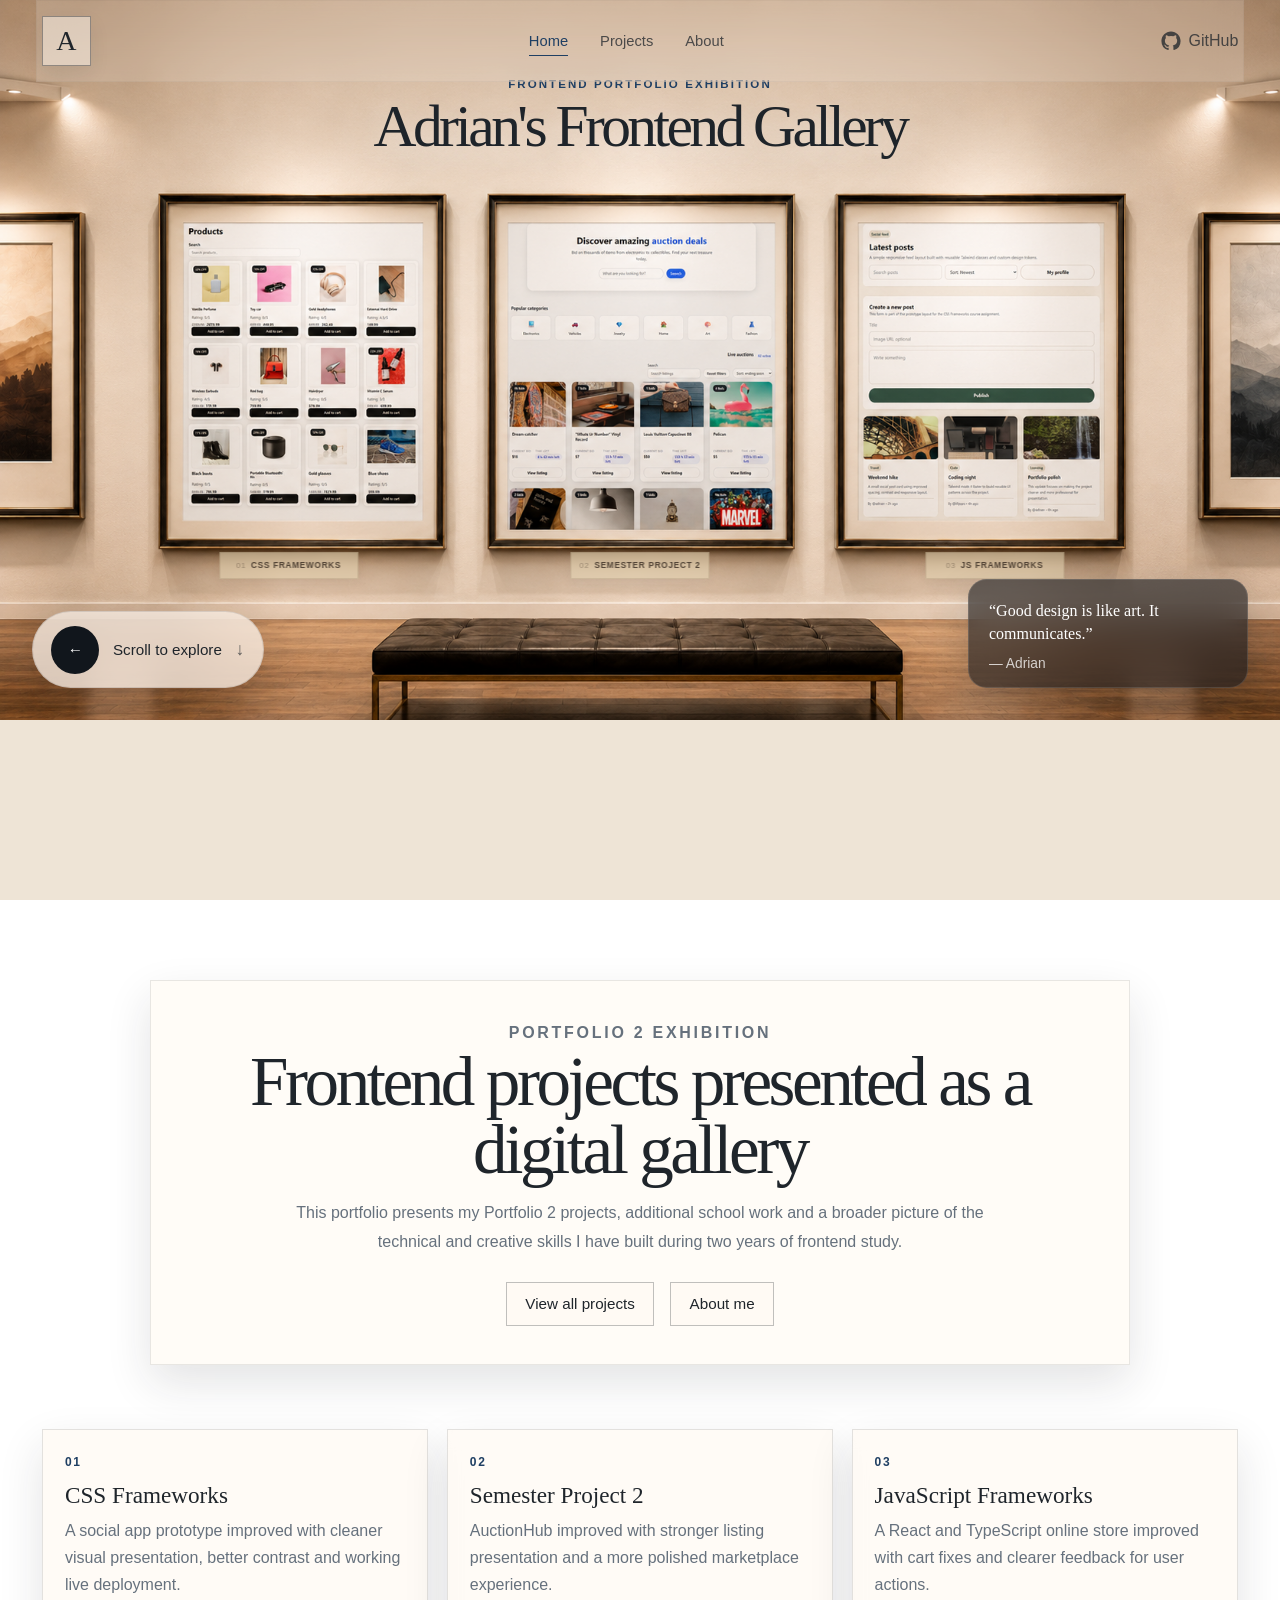
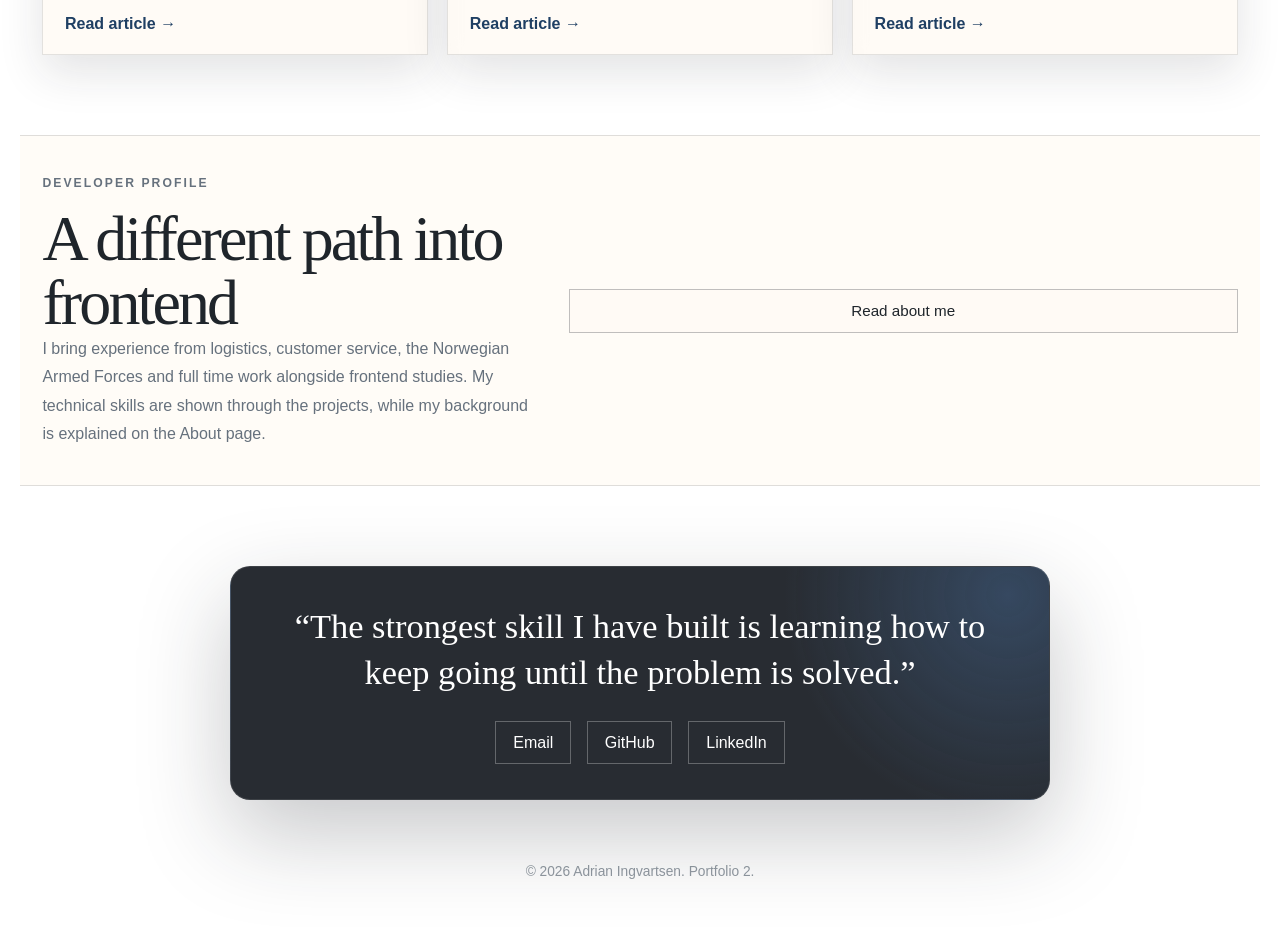
<file: index.html>
<!DOCTYPE html>
<html lang="en">
<head>
  <meta charset="UTF-8">
  <meta name="viewport" content="width=device-width, initial-scale=1.0">
  <title>Adrian's Frontend Gallery | Portfolio</title>
  <meta name="description" content="A gallery style frontend portfolio for Adrian Ingvartsen.">
  <link rel="stylesheet" href="styles.css">
</head>
<body>
  <header class="site-header hero-header">
    <a href="index.html" class="monogram" aria-label="Home">A</a>

    <nav class="main-nav" aria-label="Main navigation">
      <a href="index.html" class="active">Home</a>
      <a href="projects.html">Projects</a>
      <a href="about.html">About</a>
    </nav>

    <a href="https://github.com/adring93" class="github-link" target="_blank" rel="noopener">
      GitHub
    </a>
  </header>

  <main>
    <section class="hero-scene" aria-label="Adrian's Frontend Gallery hero section">
      <div class="hero-image-stage">
        <img
          src="thumbnails/gallery-hero-final.png"
          alt="Adrian's Frontend Gallery with three framed project screenshots"
          class="hero-gallery-image"
        >

        <a href="css-frameworks.html" class="hero-click hero-click-css" aria-label="Open CSS Frameworks project"></a>
        <a href="semester-project-2.html" class="hero-click hero-click-sp2" aria-label="Open Semester Project 2 project"></a>
        <a href="javascript-frameworks.html" class="hero-click hero-click-js" aria-label="Open JavaScript Frameworks project"></a>

        <div class="hero-title-card">
          <p>Frontend portfolio exhibition</p>
          <h1>Adrian's Frontend Gallery</h1>
        </div>

        <div class="hero-frame-label hero-label-css">
          <span>01</span>
          <strong>CSS Frameworks</strong>
        </div>

        <div class="hero-frame-label hero-label-sp2">
          <span>02</span>
          <strong>Semester Project 2</strong>
        </div>

        <div class="hero-frame-label hero-label-js">
          <span>03</span>
          <strong>JS Frameworks</strong>
        </div>

        <a href="#after-hero" class="hero-scroll-pill">
          <span class="hero-scroll-circle">←</span>
          <span>Scroll to explore</span>
          <span class="hero-scroll-arrow">↓</span>
        </a>

        <aside class="hero-quote-card" aria-label="Design quote">
          <p>“Good design is like art. It communicates.”</p>
          <span>— Adrian</span>
        </aside>
      </div>
    </section>

    <section class="home-intro-panel" id="after-hero">
      <p class="eyebrow">Portfolio 2 exhibition</p>
      <h1>Frontend projects presented as a digital gallery</h1>
      <p>
        This portfolio presents my Portfolio 2 projects, additional school work and a broader picture of the technical and creative skills I have built during two years of frontend study.
      </p>

      <div class="home-intro-actions">
        <a href="projects.html" class="museum-button">View all projects</a>
        <a href="about.html" class="museum-button">About me</a>
      </div>
    </section>

    <section class="home-showcase-grid">
      <article>
        <span>01</span>
        <h2>CSS Frameworks</h2>
        <p>A social app prototype improved with cleaner visual presentation, better contrast and working live deployment.</p>
        <a href="css-frameworks.html">Read article →</a>
      </article>

      <article>
        <span>02</span>
        <h2>Semester Project 2</h2>
        <p>AuctionHub improved with stronger listing presentation and a more polished marketplace experience.</p>
        <a href="semester-project-2.html">Read article →</a>
      </article>

      <article>
        <span>03</span>
        <h2>JavaScript Frameworks</h2>
        <p>A React and TypeScript online store improved with cart fixes and clearer feedback for user actions.</p>
        <a href="javascript-frameworks.html">Read article →</a>
      </article>
    </section>

    <section class="home-skills-preview">
      <div>
        <p class="eyebrow">Developer profile</p>
        <h2>A different path into frontend</h2>
        <p>
          I bring experience from logistics, customer service, the Norwegian Armed Forces and full time work alongside frontend studies. My technical skills are shown through the projects, while my background is explained on the About page.
        </p>
      </div>

      <a href="about.html" class="museum-button">Read about me</a>
    </section>

    <section class="contact-card">
      <blockquote>
        “The strongest skill I have built is learning how to keep going until the problem is solved.”
      </blockquote>

      <div class="contact-links">
        <a href="mailto:adring03472@stud.noroff.no">Email</a>
        <a href="https://github.com/adring93" target="_blank" rel="noopener">GitHub</a>
        <a href="https://www.linkedin.com/in/adrian-i-414278358/" target="_blank" rel="noopener">LinkedIn</a>
      </div>
    </section>
  </main>

  <footer>
    <p>© 2026 Adrian Ingvartsen. Portfolio 2.</p>
  </footer>

  <script src="script.js"></script>
</body>
</html>
</file>
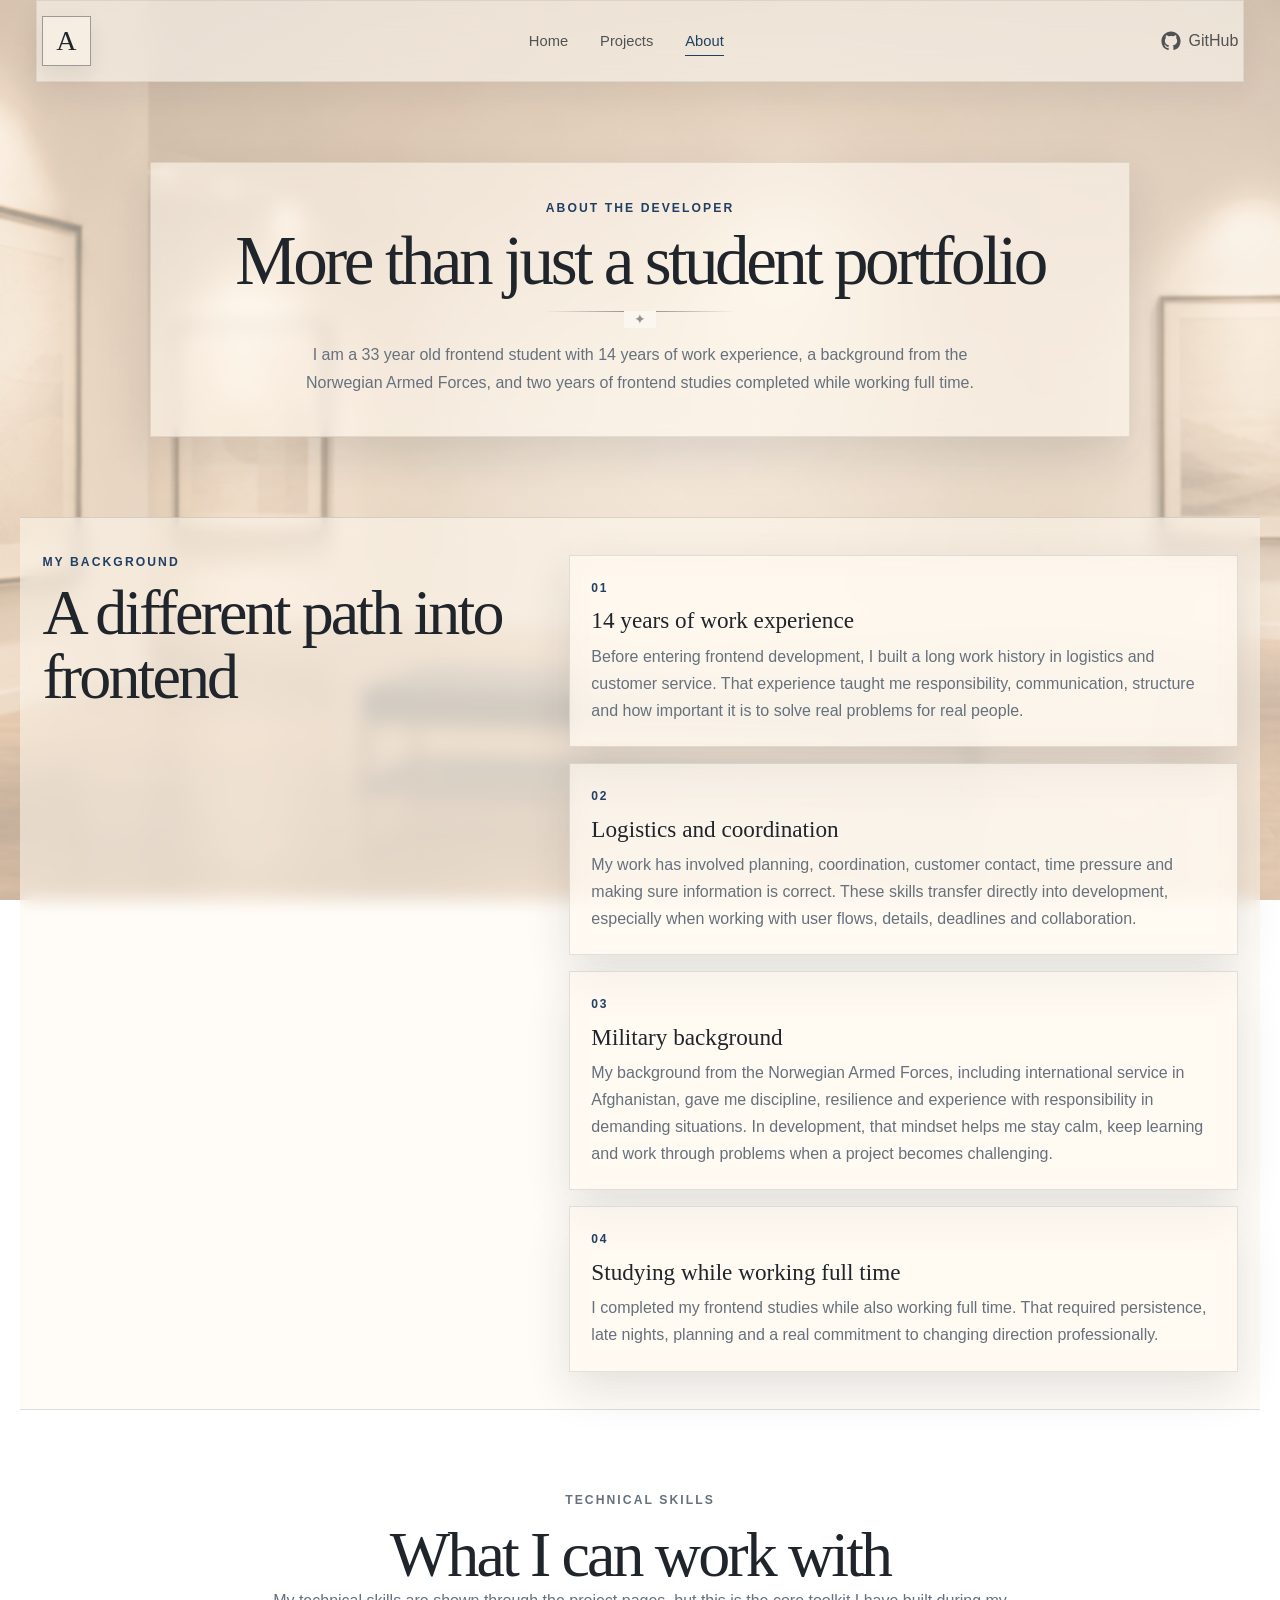
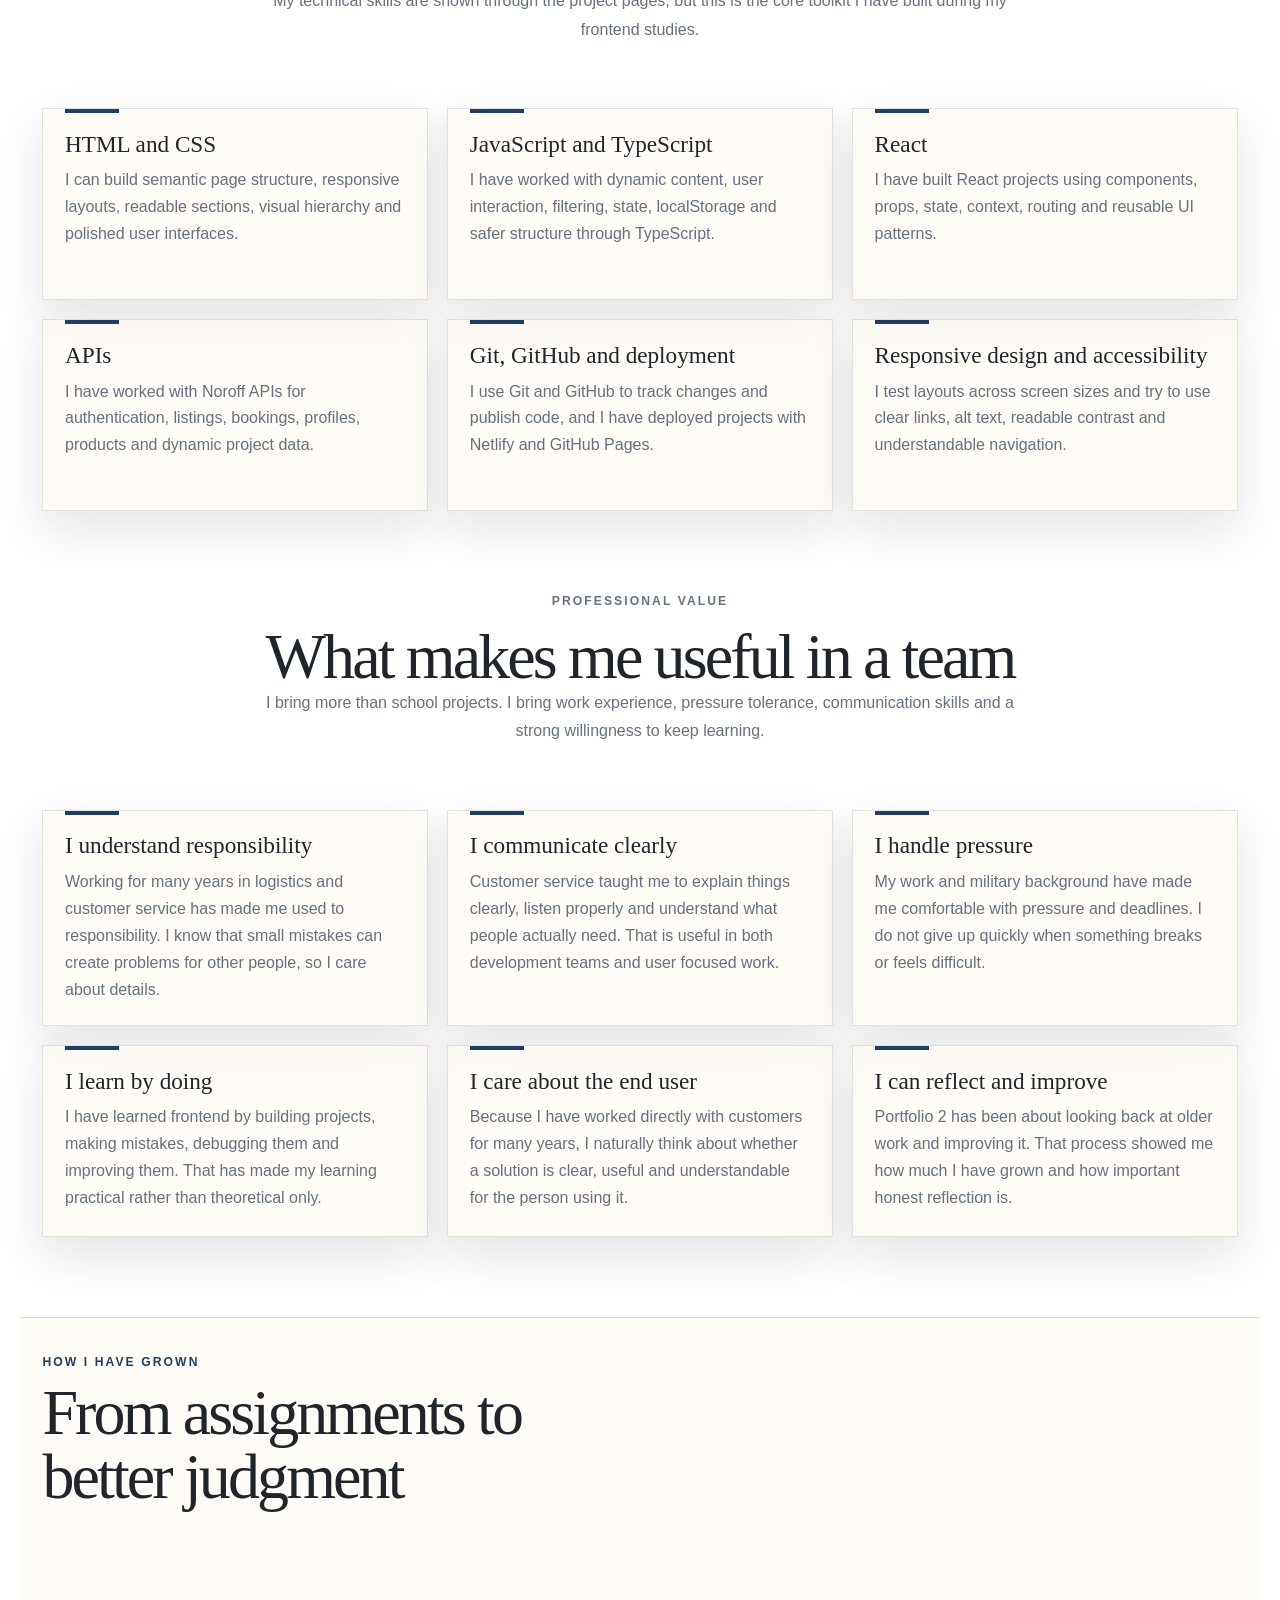
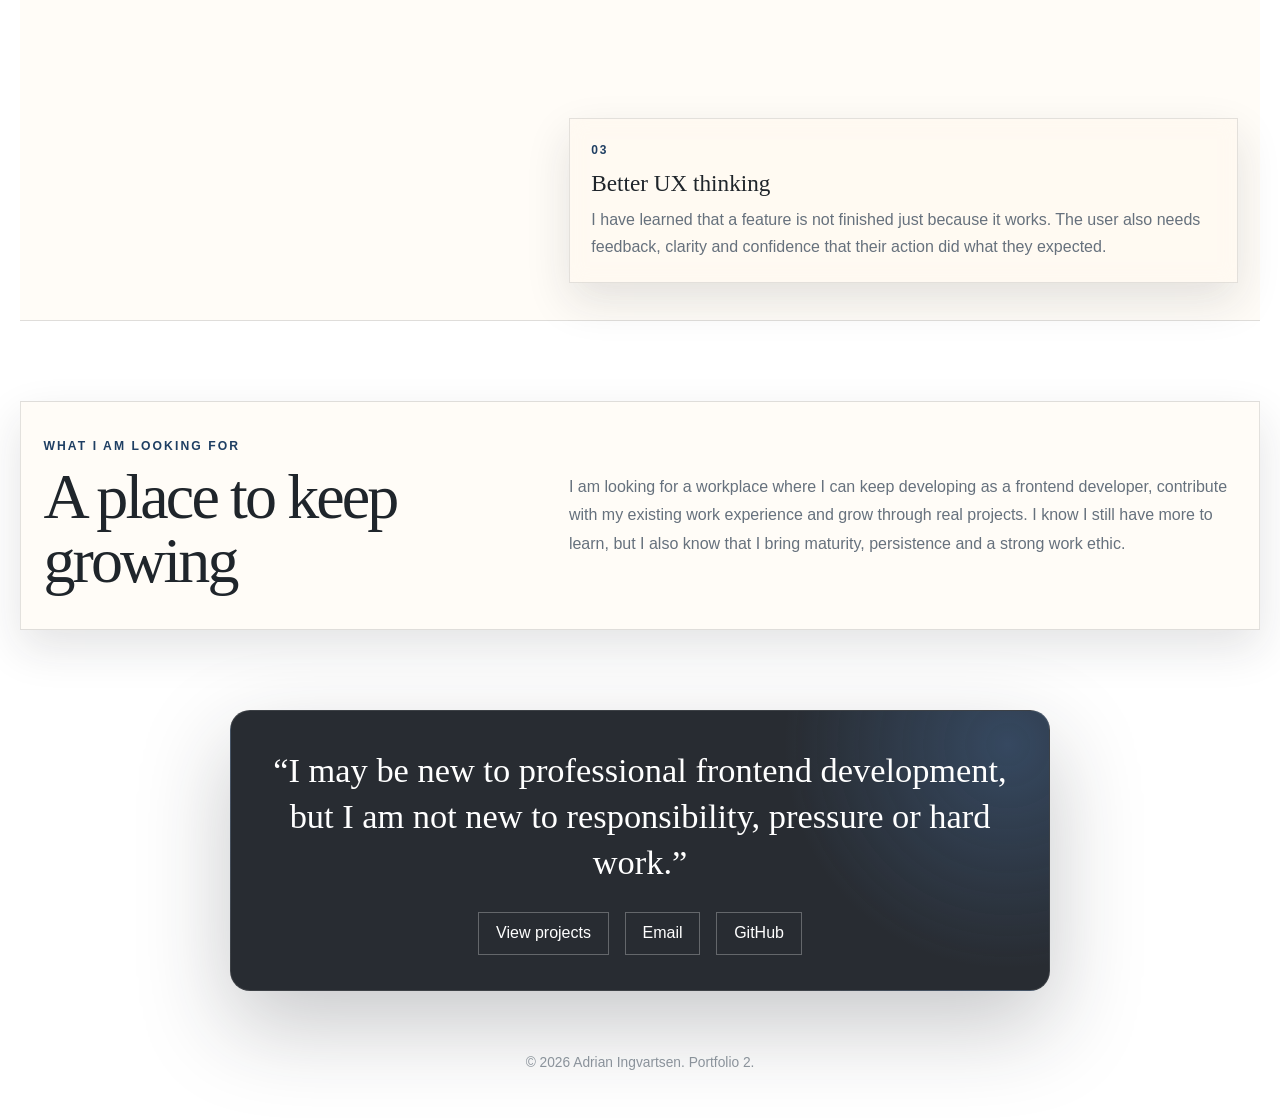
<file: about.html>
<!DOCTYPE html>
<html lang="en">
<head>
  <meta charset="UTF-8">
  <meta name="viewport" content="width=device-width, initial-scale=1.0">
  <title>About | Adrian's Frontend Gallery</title>
  <meta name="description" content="About Adrian Ingvartsen, frontend developer student with experience in logistics, customer service, military service and full time work alongside studies.">
  <link rel="stylesheet" href="styles.css">
</head>
<body>
  <header class="site-header">
    <a href="index.html" class="monogram" aria-label="Home">A</a>

    <nav class="main-nav" aria-label="Main navigation">
      <a href="index.html">Home</a>
      <a href="projects.html">Projects</a>
      <a href="about.html" class="active">About</a>
    </nav>

    <a href="https://github.com/adring93" class="github-link" target="_blank" rel="noopener">
      GitHub
    </a>
  </header>

  <main>
    <section class="article-hero">
      <p class="eyebrow">About the developer</p>
      <h1>More than just a student portfolio</h1>
      <div class="divider" aria-hidden="true"></div>
      <p class="article-lead">
        I am a 33 year old frontend student with 14 years of work experience, a background from the Norwegian Armed Forces, and two years of frontend studies completed while working full time.
      </p>
    </section>

    <section class="process-section">
      <div>
        <p class="eyebrow">My background</p>
        <h2>A different path into frontend</h2>
      </div>

      <div class="process-list">
        <article>
          <span>01</span>
          <h3>14 years of work experience</h3>
          <p>
            Before entering frontend development, I built a long work history in logistics and customer service. That experience taught me responsibility, communication, structure and how important it is to solve real problems for real people.
          </p>
        </article>

        <article>
          <span>02</span>
          <h3>Logistics and coordination</h3>
          <p>
            My work has involved planning, coordination, customer contact, time pressure and making sure information is correct. These skills transfer directly into development, especially when working with user flows, details, deadlines and collaboration.
          </p>
        </article>

        <article>
          <span>03</span>
          <h3>Military background</h3>
          <p>
            My background from the Norwegian Armed Forces, including international service in Afghanistan, gave me discipline, resilience and experience with responsibility in demanding situations. In development, that mindset helps me stay calm, keep learning and work through problems when a project becomes challenging.
          </p>
        </article>

        <article>
          <span>04</span>
          <h3>Studying while working full time</h3>
          <p>
            I completed my frontend studies while also working full time. That required persistence, late nights, planning and a real commitment to changing direction professionally.
          </p>
        </article>
      </div>
    </section>

    <section class="skills-section">
      <div class="section-heading">
        <p class="eyebrow">Technical skills</p>
        <h2>What I can work with</h2>
        <p>
          My technical skills are shown through the project pages, but this is the core toolkit I have built during my frontend studies.
        </p>
      </div>

      <div class="skills-grid">
        <article class="skill-card">
          <h3>HTML and CSS</h3>
          <p>
            I can build semantic page structure, responsive layouts, readable sections, visual hierarchy and polished user interfaces.
          </p>
        </article>

        <article class="skill-card">
          <h3>JavaScript and TypeScript</h3>
          <p>
            I have worked with dynamic content, user interaction, filtering, state, localStorage and safer structure through TypeScript.
          </p>
        </article>

        <article class="skill-card">
          <h3>React</h3>
          <p>
            I have built React projects using components, props, state, context, routing and reusable UI patterns.
          </p>
        </article>

        <article class="skill-card">
          <h3>APIs</h3>
          <p>
            I have worked with Noroff APIs for authentication, listings, bookings, profiles, products and dynamic project data.
          </p>
        </article>

        <article class="skill-card">
          <h3>Git, GitHub and deployment</h3>
          <p>
            I use Git and GitHub to track changes and publish code, and I have deployed projects with Netlify and GitHub Pages.
          </p>
        </article>

        <article class="skill-card">
          <h3>Responsive design and accessibility</h3>
          <p>
            I test layouts across screen sizes and try to use clear links, alt text, readable contrast and understandable navigation.
          </p>
        </article>
      </div>
    </section>

    <section class="skills-section">
      <div class="section-heading">
        <p class="eyebrow">Professional value</p>
        <h2>What makes me useful in a team</h2>
        <p>
          I bring more than school projects. I bring work experience, pressure tolerance, communication skills and a strong willingness to keep learning.
        </p>
      </div>

      <div class="skills-grid">
        <article class="skill-card">
          <h3>I understand responsibility</h3>
          <p>
            Working for many years in logistics and customer service has made me used to responsibility. I know that small mistakes can create problems for other people, so I care about details.
          </p>
        </article>

        <article class="skill-card">
          <h3>I communicate clearly</h3>
          <p>
            Customer service taught me to explain things clearly, listen properly and understand what people actually need. That is useful in both development teams and user focused work.
          </p>
        </article>

        <article class="skill-card">
          <h3>I handle pressure</h3>
          <p>
            My work and military background have made me comfortable with pressure and deadlines. I do not give up quickly when something breaks or feels difficult.
          </p>
        </article>

        <article class="skill-card">
          <h3>I learn by doing</h3>
          <p>
            I have learned frontend by building projects, making mistakes, debugging them and improving them. That has made my learning practical rather than theoretical only.
          </p>
        </article>

        <article class="skill-card">
          <h3>I care about the end user</h3>
          <p>
            Because I have worked directly with customers for many years, I naturally think about whether a solution is clear, useful and understandable for the person using it.
          </p>
        </article>

        <article class="skill-card">
          <h3>I can reflect and improve</h3>
          <p>
            Portfolio 2 has been about looking back at older work and improving it. That process showed me how much I have grown and how important honest reflection is.
          </p>
        </article>
      </div>
    </section>

    <section class="process-section">
      <div>
        <p class="eyebrow">How I have grown</p>
        <h2>From assignments to better judgment</h2>
      </div>

      <div class="process-list">
        <article>
          <span>01</span>
          <h3>Better visual taste</h3>
          <p>
            Earlier in my studies, I often focused mostly on making things work. Now I care more about spacing, hierarchy, contrast, readability and whether a site feels professional.
          </p>
        </article>

        <article>
          <span>02</span>
          <h3>Better technical habits</h3>
          <p>
            I have become more aware of clean structure, reusable code, README quality, deployment, routing issues, API fallbacks and testing the real live site.
          </p>
        </article>

        <article>
          <span>03</span>
          <h3>Better UX thinking</h3>
          <p>
            I have learned that a feature is not finished just because it works. The user also needs feedback, clarity and confidence that their action did what they expected.
          </p>
        </article>
      </div>
    </section>

    <section class="about-highlight">
      <div>
        <p class="eyebrow">What I am looking for</p>
        <h2>A place to keep growing</h2>
      </div>
      <p>
        I am looking for a workplace where I can keep developing as a frontend developer, contribute with my existing work experience and grow through real projects. I know I still have more to learn, but I also know that I bring maturity, persistence and a strong work ethic.
      </p>
    </section>

    <section class="contact-card">
      <blockquote>
        “I may be new to professional frontend development, but I am not new to responsibility, pressure or hard work.”
      </blockquote>
      <div class="contact-links">
        <a href="projects.html">View projects</a>
        <a href="mailto:adring03472@stud.noroff.no">Email</a>
        <a href="https://github.com/adring93" target="_blank" rel="noopener">GitHub</a>
      </div>
    </section>
  </main>

  <footer>
    <p>© 2026 Adrian Ingvartsen. Portfolio 2.</p>
  </footer>

  <script src="script.js"></script>
</body>
</html>
</file>
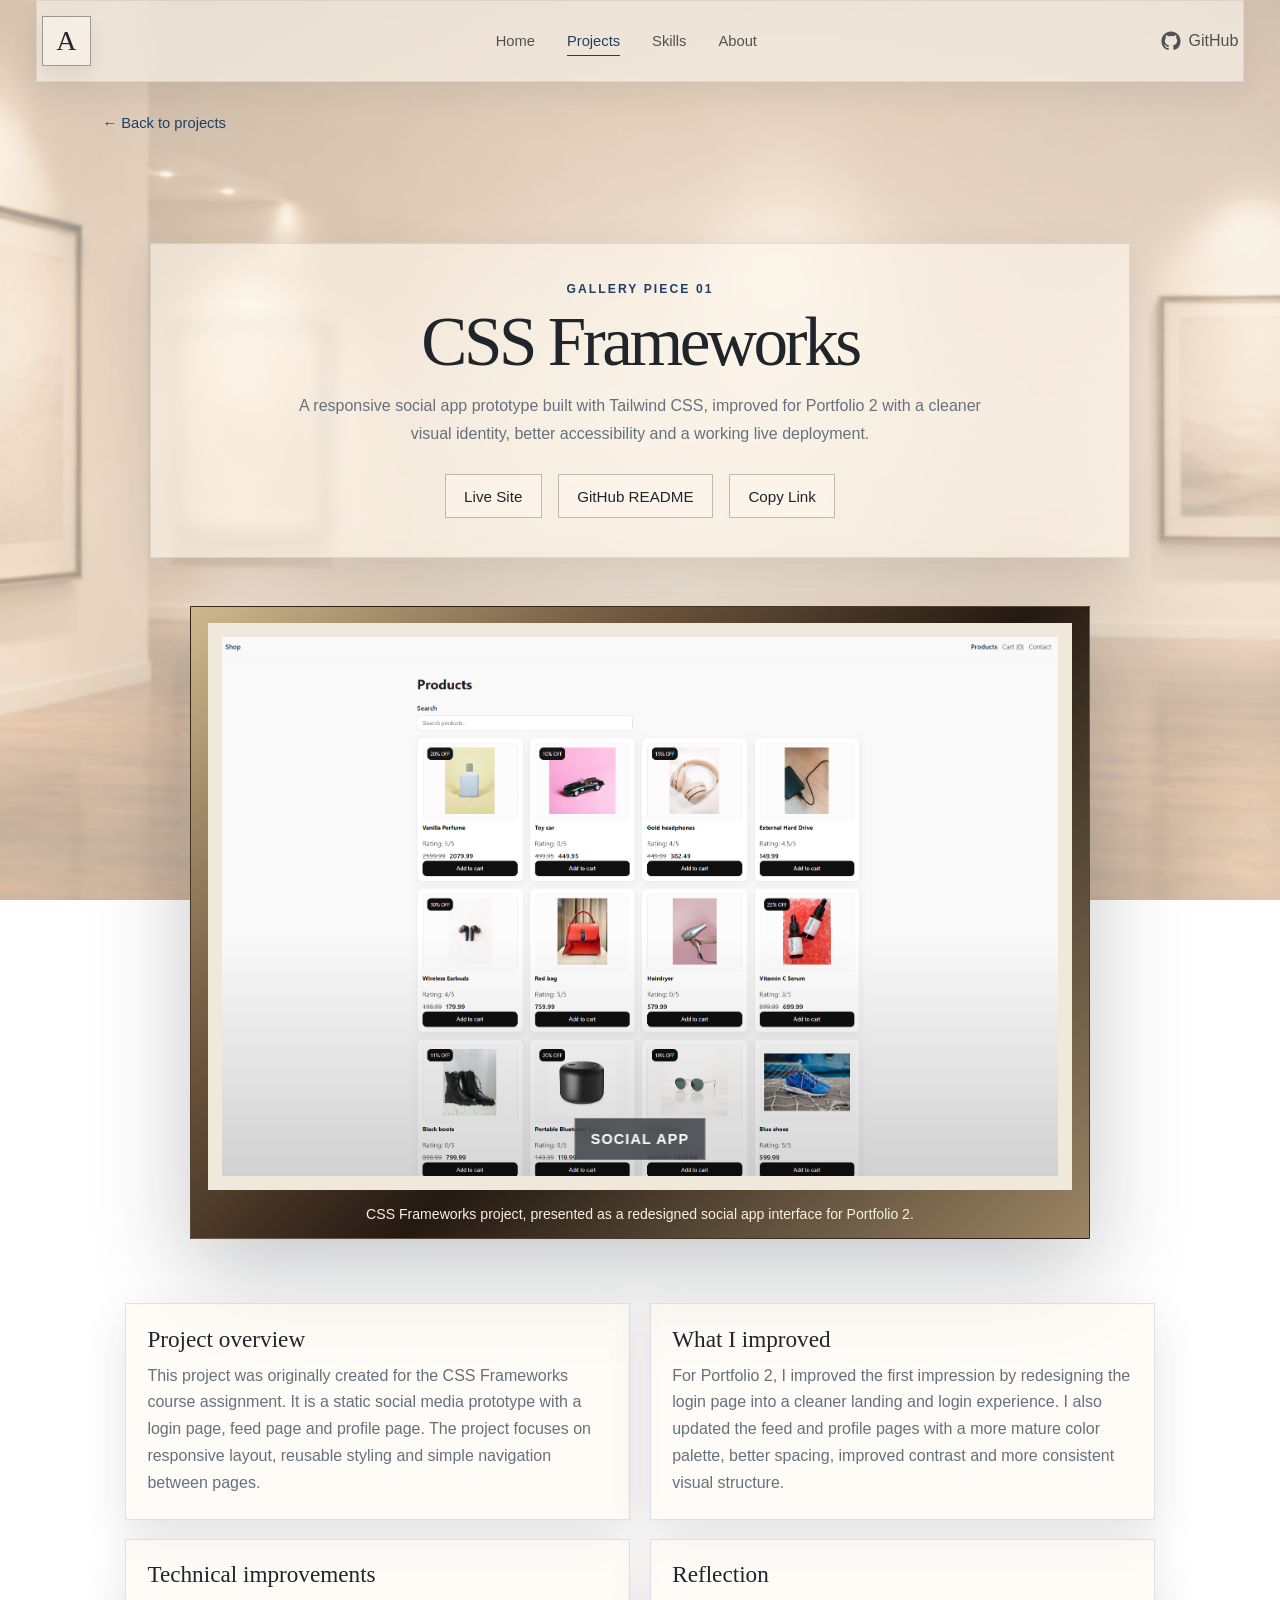
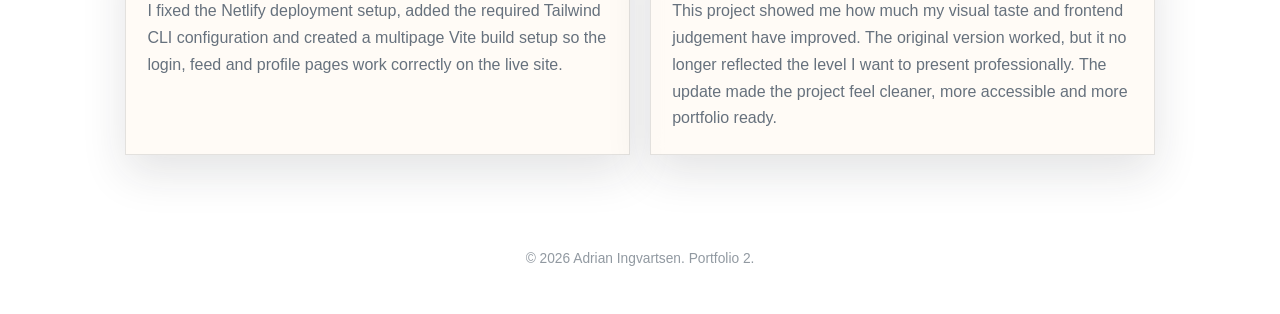
<file: css-frameworks.html>
<!DOCTYPE html>
<html lang="en">
<head>
  <meta charset="UTF-8">
  <meta name="viewport" content="width=device-width, initial-scale=1.0">
  <title>CSS Frameworks | Adrian's Frontend Gallery</title>
  <meta name="description" content="CSS Frameworks project article for Portfolio 2.">
  <link rel="stylesheet" href="styles.css">
</head>
<body>
  <header class="site-header">
    <a href="index.html" class="monogram" aria-label="Home">A</a>

    <nav class="main-nav" aria-label="Main navigation">
      <a href="index.html">Home</a>
      <a href="projects.html" class="active">Projects</a>
      <a href="skills.html">Skills</a>
      <a href="about.html">About</a>
    </nav>

    <a href="https://github.com/adring93/social-app" class="github-link" target="_blank" rel="noopener">
      GitHub
    </a>
  </header>

  <main>
    <article class="project-article">
      <a href="projects.html" class="back-link">← Back to projects</a>

      <section class="article-hero">
        <p class="eyebrow">Gallery piece 01</p>
        <h1>CSS Frameworks</h1>
        <p class="article-lead">
          A responsive social app prototype built with Tailwind CSS, improved for Portfolio 2 with a cleaner visual identity, better accessibility and a working live deployment.
        </p>

        <div class="article-actions">
          <a href="https://social-app-cssframework.netlify.app/" target="_blank" rel="noopener">Live Site</a>
          <a href="https://github.com/adring93/social-app#readme" target="_blank" rel="noopener">GitHub README</a>
          <button type="button" class="copy-link-button" data-copy-link>Copy Link</button>
        </div>
      </section>

      <figure class="article-frame">
        <div class="article-artwork artwork-image">
          <img src="thumbnails/css-frameworks.png.png" alt="Screenshot of the CSS Frameworks Social App project">
          <span class="artwork-label">Social App</span>
        </div>
        <figcaption>
          CSS Frameworks project, presented as a redesigned social app interface for Portfolio 2.
        </figcaption>
      </figure>

      <section class="article-grid">
        <div class="article-panel">
          <h2>Project overview</h2>
          <p>
            This project was originally created for the CSS Frameworks course assignment. It is a static social media prototype with a login page, feed page and profile page. The project focuses on responsive layout, reusable styling and simple navigation between pages.
          </p>
        </div>

        <div class="article-panel">
          <h2>What I improved</h2>
          <p>
            For Portfolio 2, I improved the first impression by redesigning the login page into a cleaner landing and login experience. I also updated the feed and profile pages with a more mature color palette, better spacing, improved contrast and more consistent visual structure.
          </p>
        </div>

        <div class="article-panel">
          <h2>Technical improvements</h2>
          <p>
            I fixed the Netlify deployment setup, added the required Tailwind CLI configuration and created a multipage Vite build setup so the login, feed and profile pages work correctly on the live site.
          </p>
        </div>

        <div class="article-panel">
          <h2>Reflection</h2>
          <p>
            This project showed me how much my visual taste and frontend judgement have improved. The original version worked, but it no longer reflected the level I want to present professionally. The update made the project feel cleaner, more accessible and more portfolio ready.
          </p>
        </div>
      </section>
    </article>
  </main>

  <footer>
    <p>© 2026 Adrian Ingvartsen. Portfolio 2.</p>
  </footer>

  <script src="script.js"></script>
</body>
</html>
</file>
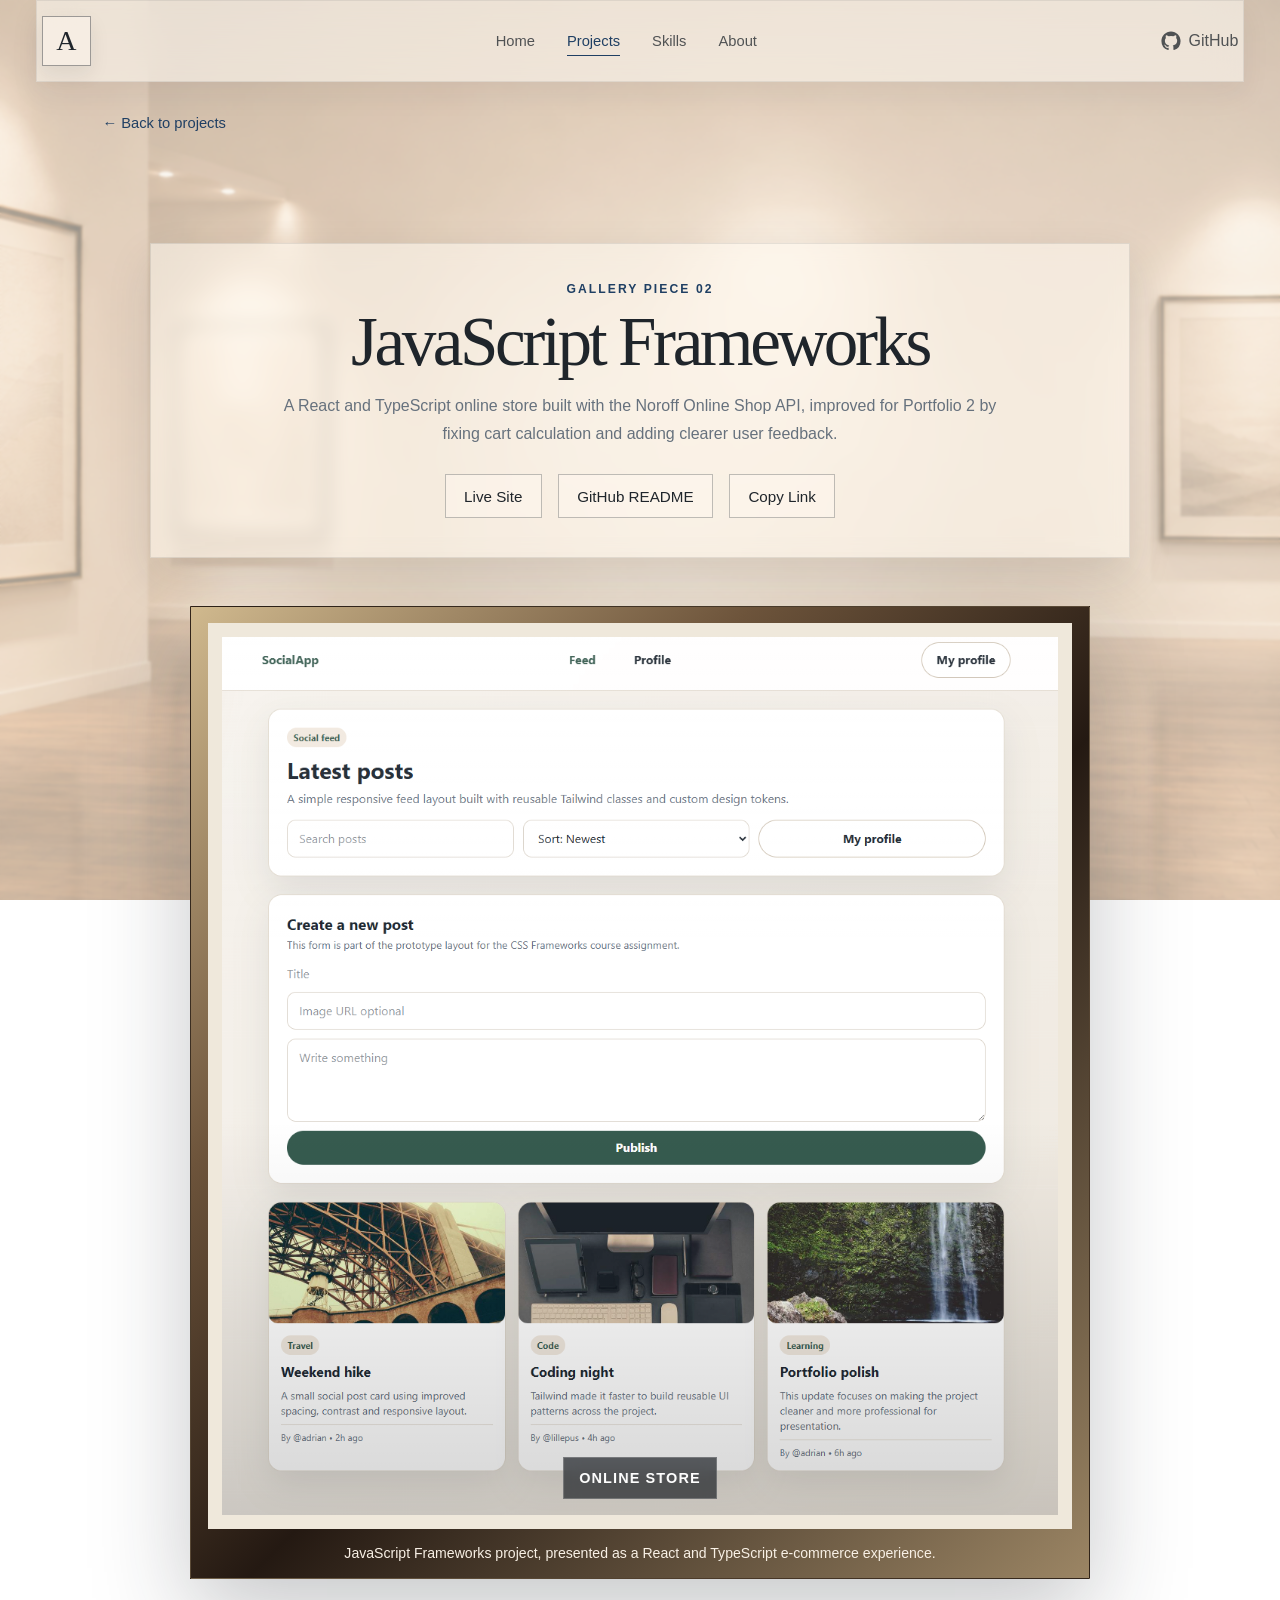
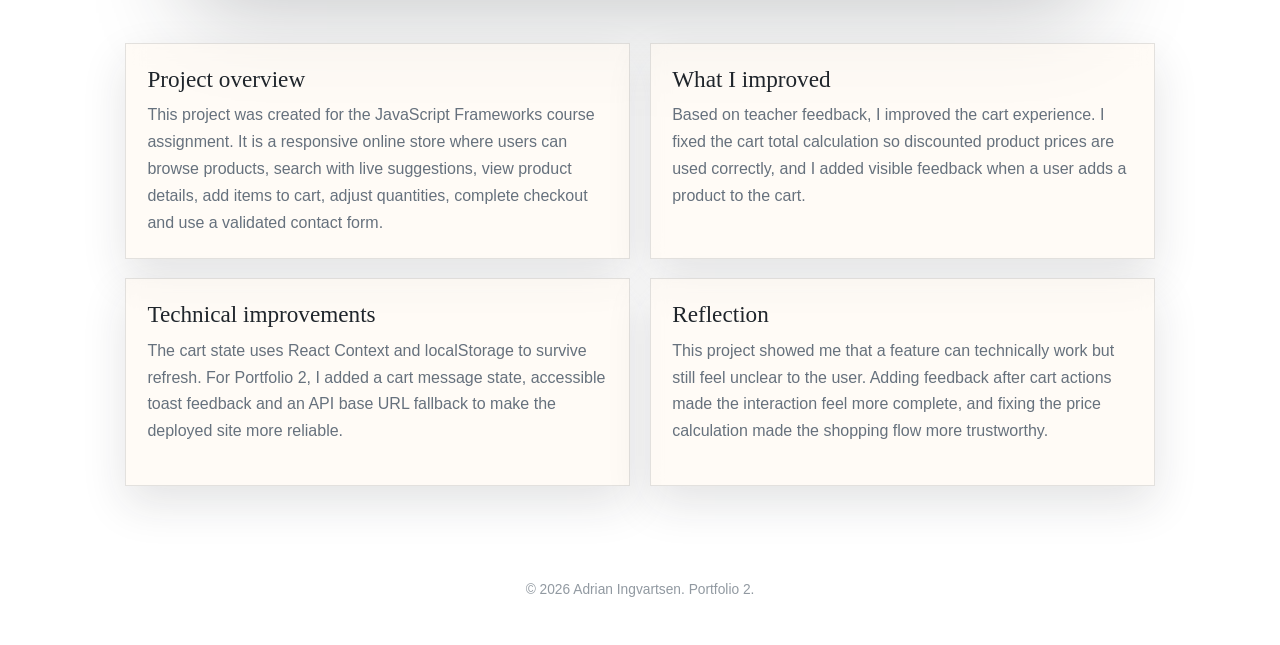
<file: javascript-frameworks.html>
<!DOCTYPE html>
<html lang="en">
<head>
  <meta charset="UTF-8">
  <meta name="viewport" content="width=device-width, initial-scale=1.0">
  <title>JavaScript Frameworks | Adrian's Frontend Gallery</title>
  <meta name="description" content="JavaScript Frameworks project article for Portfolio 2.">
  <link rel="stylesheet" href="styles.css">
</head>
<body>
  <header class="site-header">
    <a href="index.html" class="monogram" aria-label="Home">A</a>

    <nav class="main-nav" aria-label="Main navigation">
      <a href="index.html">Home</a>
      <a href="projects.html" class="active">Projects</a>
      <a href="skills.html">Skills</a>
      <a href="about.html">About</a>
    </nav>

    <a href="https://github.com/adring93/js-frameworks-ca" class="github-link" target="_blank" rel="noopener">
      GitHub
    </a>
  </header>

  <main>
    <article class="project-article">
      <a href="projects.html" class="back-link">← Back to projects</a>

      <section class="article-hero">
        <p class="eyebrow">Gallery piece 02</p>
        <h1>JavaScript Frameworks</h1>
        <p class="article-lead">
          A React and TypeScript online store built with the Noroff Online Shop API, improved for Portfolio 2 by fixing cart calculation and adding clearer user feedback.
        </p>

        <div class="article-actions">
          <a href="https://adrian-jsframework.netlify.app/" target="_blank" rel="noopener">Live Site</a>
          <a href="https://github.com/adring93/js-frameworks-ca#readme" target="_blank" rel="noopener">GitHub README</a>
          <button type="button" class="copy-link-button" data-copy-link>Copy Link</button>
        </div>
      </section>

      <figure class="article-frame">
        <div class="article-artwork artwork-image">
          <img src="thumbnails/js-frameworks.png.png" alt="Screenshot of the JavaScript Frameworks online store project">
          <span class="artwork-label">Online Store</span>
        </div>
        <figcaption>
          JavaScript Frameworks project, presented as a React and TypeScript e-commerce experience.
        </figcaption>
      </figure>

      <section class="article-grid">
        <div class="article-panel">
          <h2>Project overview</h2>
          <p>
            This project was created for the JavaScript Frameworks course assignment. It is a responsive online store where users can browse products, search with live suggestions, view product details, add items to cart, adjust quantities, complete checkout and use a validated contact form.
          </p>
        </div>

        <div class="article-panel">
          <h2>What I improved</h2>
          <p>
            Based on teacher feedback, I improved the cart experience. I fixed the cart total calculation so discounted product prices are used correctly, and I added visible feedback when a user adds a product to the cart.
          </p>
        </div>

        <div class="article-panel">
          <h2>Technical improvements</h2>
          <p>
            The cart state uses React Context and localStorage to survive refresh. For Portfolio 2, I added a cart message state, accessible toast feedback and an API base URL fallback to make the deployed site more reliable.
          </p>
        </div>

        <div class="article-panel">
          <h2>Reflection</h2>
          <p>
            This project showed me that a feature can technically work but still feel unclear to the user. Adding feedback after cart actions made the interaction feel more complete, and fixing the price calculation made the shopping flow more trustworthy.
          </p>
        </div>
      </section>
    </article>
  </main>

  <footer>
    <p>© 2026 Adrian Ingvartsen. Portfolio 2.</p>
  </footer>

  <script src="script.js"></script>
</body>
</html>
</file>
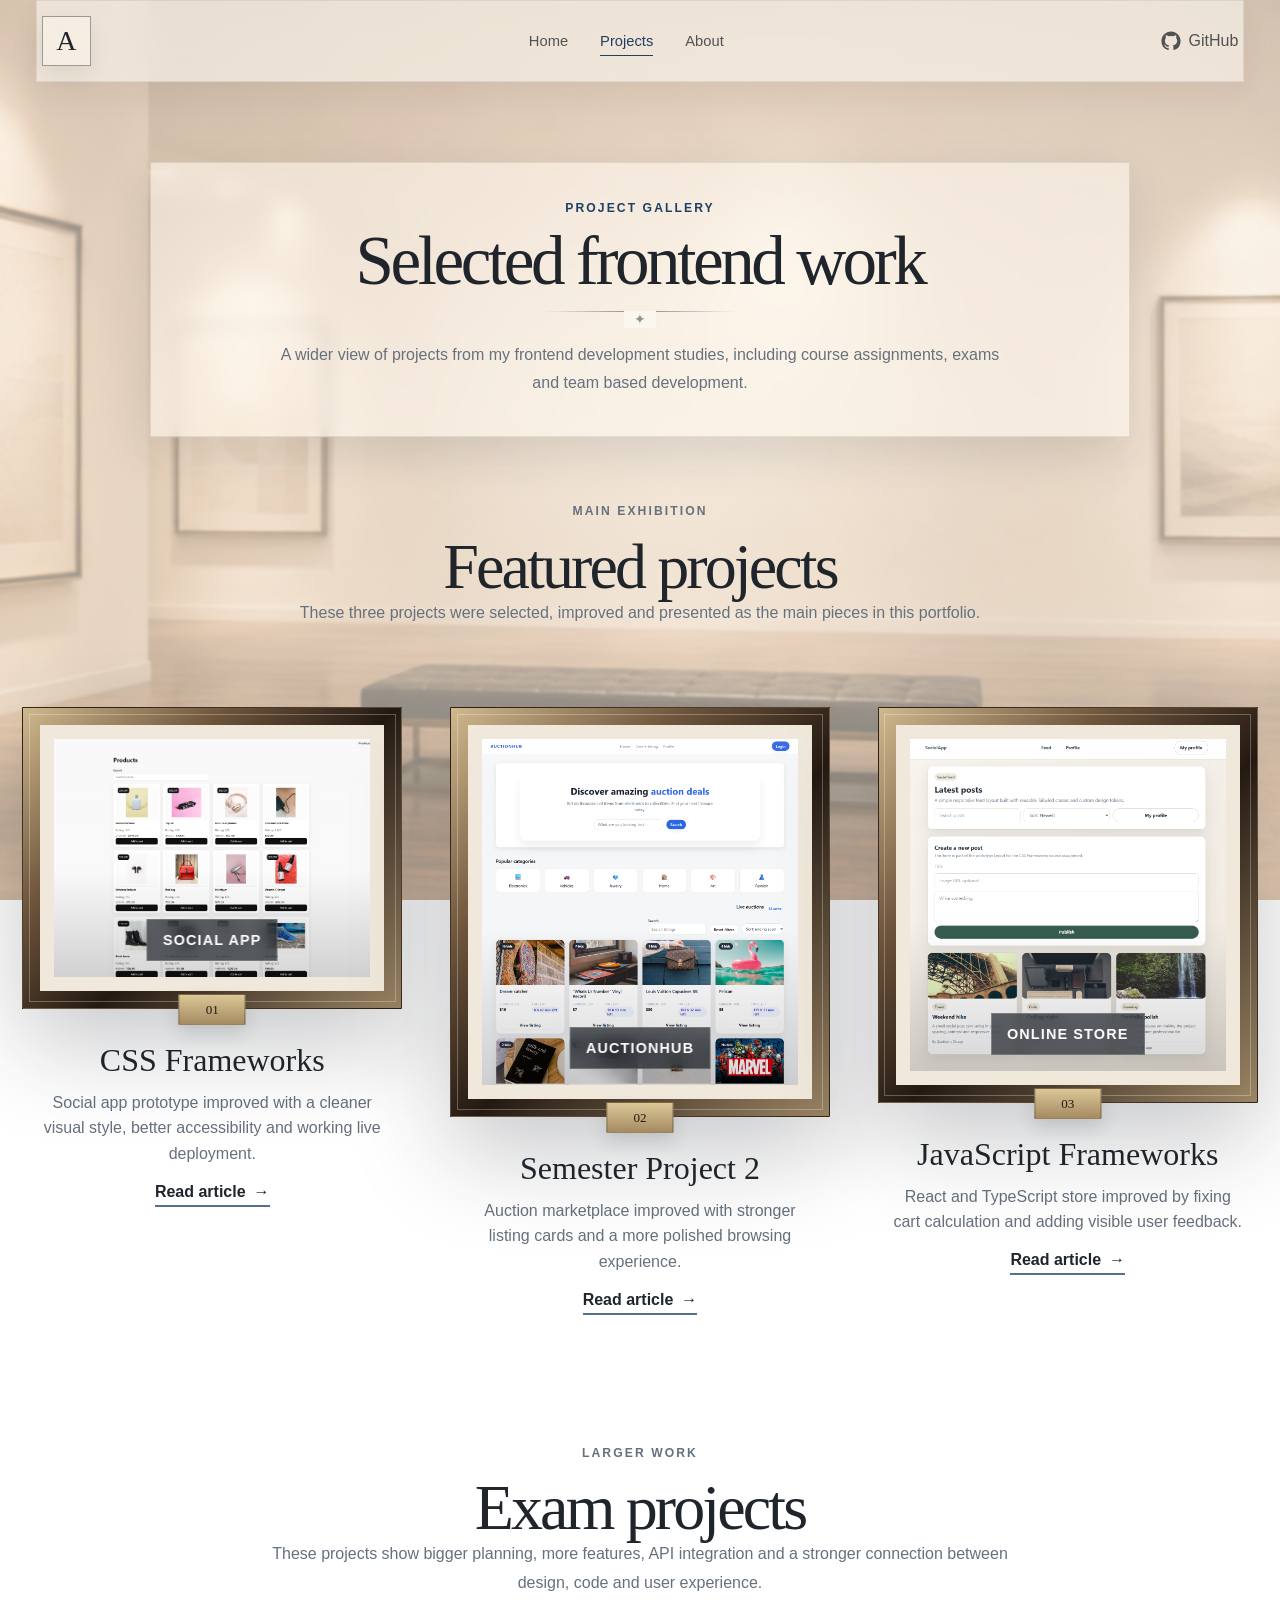
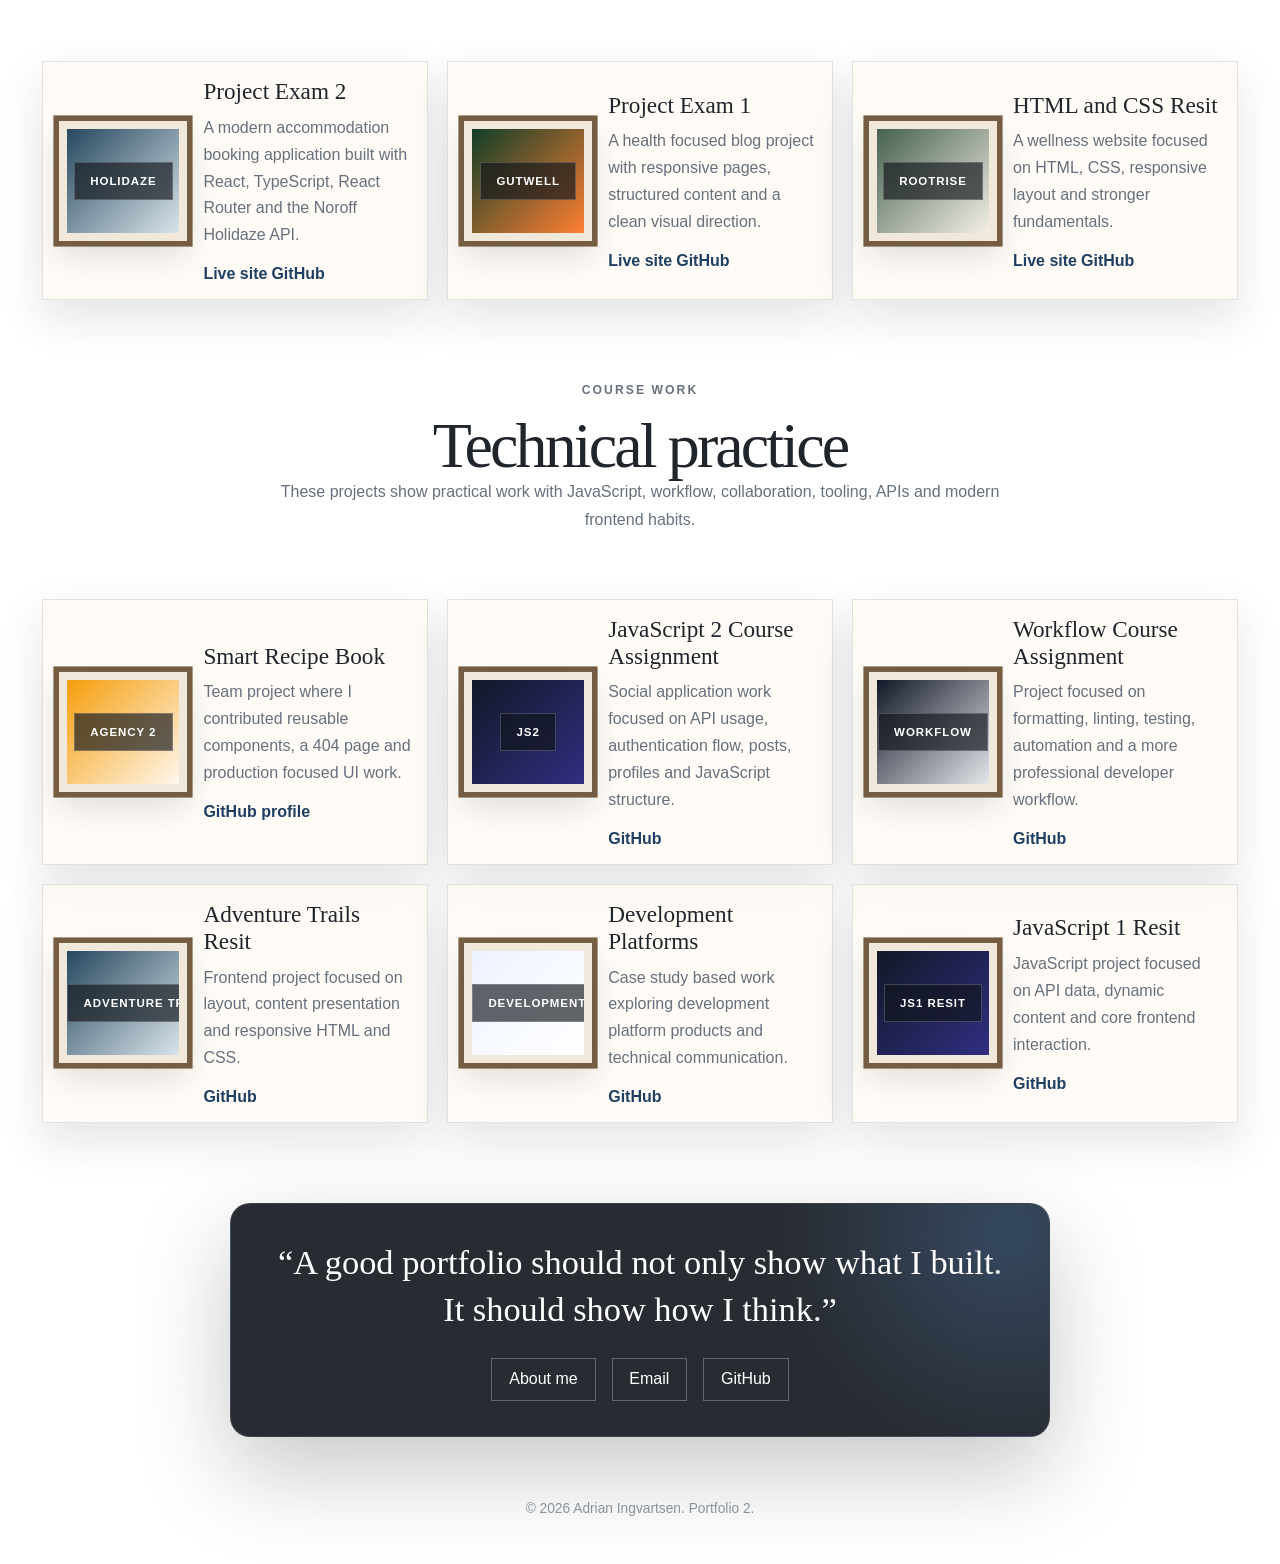
<file: projects.html>
<!DOCTYPE html>
<html lang="en">
<head>
  <meta charset="UTF-8">
  <meta name="viewport" content="width=device-width, initial-scale=1.0">
  <title>Projects | Adrian's Frontend Gallery</title>
  <meta name="description" content="A full gallery of frontend projects by Adrian Ingvartsen, including Portfolio 2 projects, exams and course assignments.">
  <link rel="stylesheet" href="styles.css">
</head>
<body>
  <header class="site-header">
    <a href="index.html" class="monogram" aria-label="Home">A</a>

    <nav class="main-nav" aria-label="Main navigation">
      <a href="index.html">Home</a>
      <a href="projects.html" class="active">Projects</a>
      <a href="about.html">About</a>
    </nav>

    <a href="https://github.com/adring93" class="github-link" target="_blank" rel="noopener">
      GitHub
    </a>
  </header>

  <main>
    <section class="article-hero">
      <p class="eyebrow">Project gallery</p>
      <h1>Selected frontend work</h1>
      <div class="divider" aria-hidden="true"></div>
      <p class="article-lead">
        A wider view of projects from my frontend development studies, including course assignments, exams and team based development.
      </p>
    </section>

    <section class="gallery-wall" aria-labelledby="portfolio-two-title">
      <div class="section-heading">
        <p class="eyebrow">Main exhibition</p>
        <h2 id="portfolio-two-title">Featured projects</h2>
        <p>
          These three projects were selected, improved and presented as the main pieces in this portfolio.
        </p>
      </div>

      <article class="gallery-piece featured-piece">
        <a href="css-frameworks.html" class="frame-link">
          <div class="frame">
            <div class="artwork artwork-image">
              <img src="thumbnails/css-frameworks.png.png" alt="Screenshot of the CSS Frameworks Social App project">
              <span class="artwork-label">Social App</span>
            </div>
            <span class="plaque">01</span>
          </div>
        </a>
        <div class="piece-info">
          <h3>CSS Frameworks</h3>
          <p>Social app prototype improved with a cleaner visual style, better accessibility and working live deployment.</p>
          <a href="css-frameworks.html" class="view-link">Read article <span aria-hidden="true">→</span></a>
        </div>
      </article>

      <article class="gallery-piece featured-piece">
        <a href="semester-project-2.html" class="frame-link">
          <div class="frame">
            <div class="artwork artwork-image">
              <img src="thumbnails/semester-project-2.png.png" alt="Screenshot of the AuctionHub Semester Project 2 project">
              <span class="artwork-label">AuctionHub</span>
            </div>
            <span class="plaque">02</span>
          </div>
        </a>
        <div class="piece-info">
          <h3>Semester Project 2</h3>
          <p>Auction marketplace improved with stronger listing cards and a more polished browsing experience.</p>
          <a href="semester-project-2.html" class="view-link">Read article <span aria-hidden="true">→</span></a>
        </div>
      </article>

      <article class="gallery-piece featured-piece">
        <a href="javascript-frameworks.html" class="frame-link">
          <div class="frame">
            <div class="artwork artwork-image">
              <img src="thumbnails/js-frameworks.png.png" alt="Screenshot of the JavaScript Frameworks online store project">
              <span class="artwork-label">Online Store</span>
            </div>
            <span class="plaque">03</span>
          </div>
        </a>
        <div class="piece-info">
          <h3>JavaScript Frameworks</h3>
          <p>React and TypeScript store improved by fixing cart calculation and adding visible user feedback.</p>
          <a href="javascript-frameworks.html" class="view-link">Read article <span aria-hidden="true">→</span></a>
        </div>
      </article>
    </section>

    <section class="extended-gallery" aria-labelledby="exam-title">
      <div class="section-heading">
        <p class="eyebrow">Larger work</p>
        <h2 id="exam-title">Exam projects</h2>
        <p>
          These projects show bigger planning, more features, API integration and a stronger connection between design, code and user experience.
        </p>
      </div>

      <div class="small-gallery-grid">
        <article class="small-piece">
          <div class="small-frame artwork-holidaze">
            <span>Holidaze</span>
          </div>
          <div>
            <h3>Project Exam 2</h3>
            <p>A modern accommodation booking application built with React, TypeScript, React Router and the Noroff Holidaze API.</p>
            <div class="mini-links">
              <a href="https://holidaze-adrian-pe2.netlify.app/" target="_blank" rel="noopener">Live site</a>
              <a href="https://github.com/adring93/project-exam-2-holidaze" target="_blank" rel="noopener">GitHub</a>
            </div>
          </div>
        </article>

        <article class="small-piece">
          <div class="small-frame artwork-gutwell">
            <span>GutWell</span>
          </div>
          <div>
            <h3>Project Exam 1</h3>
            <p>A health focused blog project with responsive pages, structured content and a clean visual direction.</p>
            <div class="mini-links">
              <a href="https://gutwell.netlify.app/" target="_blank" rel="noopener">Live site</a>
              <a href="https://github.com/NoroffFEU/FED1-PE1-adring93" target="_blank" rel="noopener">GitHub</a>
            </div>
          </div>
        </article>

        <article class="small-piece">
          <div class="small-frame artwork-rootrise">
            <span>RootRise</span>
          </div>
          <div>
            <h3>HTML and CSS Resit</h3>
            <p>A wellness website focused on HTML, CSS, responsive layout and stronger fundamentals.</p>
            <div class="mini-links">
              <a href="https://adring93.github.io/html-css-resit-AdrianIngvartsen" target="_blank" rel="noopener">Live site</a>
              <a href="https://github.com/adring93/html-css-resit-AdrianIngvartsen" target="_blank" rel="noopener">GitHub</a>
            </div>
          </div>
        </article>
      </div>
    </section>

    <section class="extended-gallery" aria-labelledby="course-title">
      <div class="section-heading">
        <p class="eyebrow">Course work</p>
        <h2 id="course-title">Technical practice</h2>
        <p>
          These projects show practical work with JavaScript, workflow, collaboration, tooling, APIs and modern frontend habits.
        </p>
      </div>

      <div class="small-gallery-grid">
        <article class="small-piece">
          <div class="small-frame artwork-agency">
            <span>Agency 2</span>
          </div>
          <div>
            <h3>Smart Recipe Book</h3>
            <p>Team project where I contributed reusable components, a 404 page and production focused UI work.</p>
            <div class="mini-links">
              <a href="https://github.com/adring93" target="_blank" rel="noopener">GitHub profile</a>
            </div>
          </div>
        </article>

        <article class="small-piece">
          <div class="small-frame artwork-js2">
            <span>JS2</span>
          </div>
          <div>
            <h3>JavaScript 2 Course Assignment</h3>
            <p>Social application work focused on API usage, authentication flow, posts, profiles and JavaScript structure.</p>
            <div class="mini-links">
              <a href="https://github.com/adring93/js2-course-assignment" target="_blank" rel="noopener">GitHub</a>
            </div>
          </div>
        </article>

        <article class="small-piece">
          <div class="small-frame artwork-workflow">
            <span>Workflow</span>
          </div>
          <div>
            <h3>Workflow Course Assignment</h3>
            <p>Project focused on formatting, linting, testing, automation and a more professional developer workflow.</p>
            <div class="mini-links">
              <a href="https://github.com/adring93/workflow-repo-ca" target="_blank" rel="noopener">GitHub</a>
            </div>
          </div>
        </article>

        <article class="small-piece">
          <div class="small-frame artwork-css">
            <span>Adventure Trails</span>
          </div>
          <div>
            <h3>Adventure Trails Resit</h3>
            <p>Frontend project focused on layout, content presentation and responsive HTML and CSS.</p>
            <div class="mini-links">
              <a href="https://github.com/adring93/adventure-trails-hikes-resit" target="_blank" rel="noopener">GitHub</a>
            </div>
          </div>
        </article>

        <article class="small-piece">
          <div class="small-frame artwork-sp2">
            <span>Development Platforms</span>
          </div>
          <div>
            <h3>Development Platforms</h3>
            <p>Case study based work exploring development platform products and technical communication.</p>
            <div class="mini-links">
              <a href="https://github.com/adring93/development-platforms-ca" target="_blank" rel="noopener">GitHub</a>
            </div>
          </div>
        </article>

        <article class="small-piece">
          <div class="small-frame artwork-js">
            <span>JS1 Resit</span>
          </div>
          <div>
            <h3>JavaScript 1 Resit</h3>
            <p>JavaScript project focused on API data, dynamic content and core frontend interaction.</p>
            <div class="mini-links">
              <a href="https://github.com/adring93/js1-resit-adrian" target="_blank" rel="noopener">GitHub</a>
            </div>
          </div>
        </article>
      </div>
    </section>

    <section class="contact-card">
      <blockquote>
        “A good portfolio should not only show what I built. It should show how I think.”
      </blockquote>
      <div class="contact-links">
        <a href="about.html">About me</a>
        <a href="mailto:adring03472@stud.noroff.no">Email</a>
        <a href="https://github.com/adring93" target="_blank" rel="noopener">GitHub</a>
      </div>
    </section>
  </main>

  <footer>
    <p>© 2026 Adrian Ingvartsen. Portfolio 2.</p>
  </footer>

  <script src="script.js"></script>
</body>
</html>
</file>
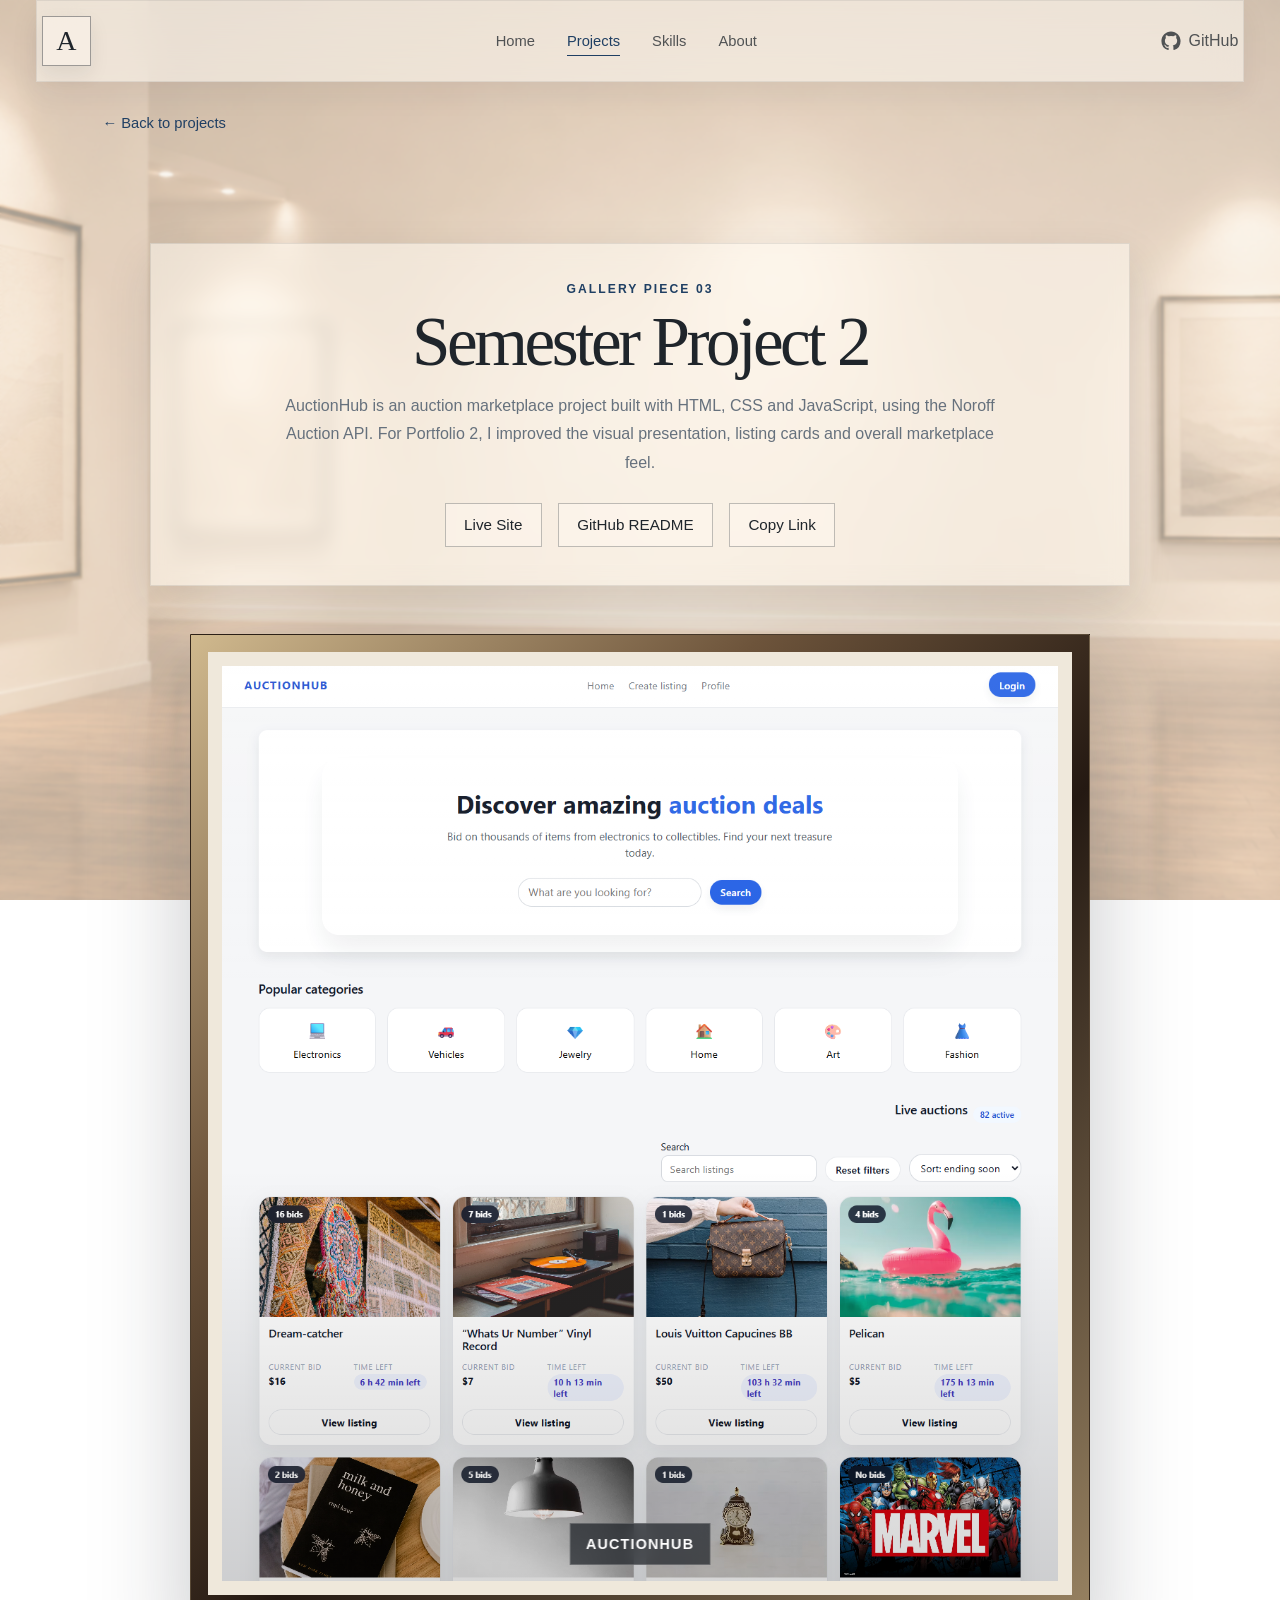
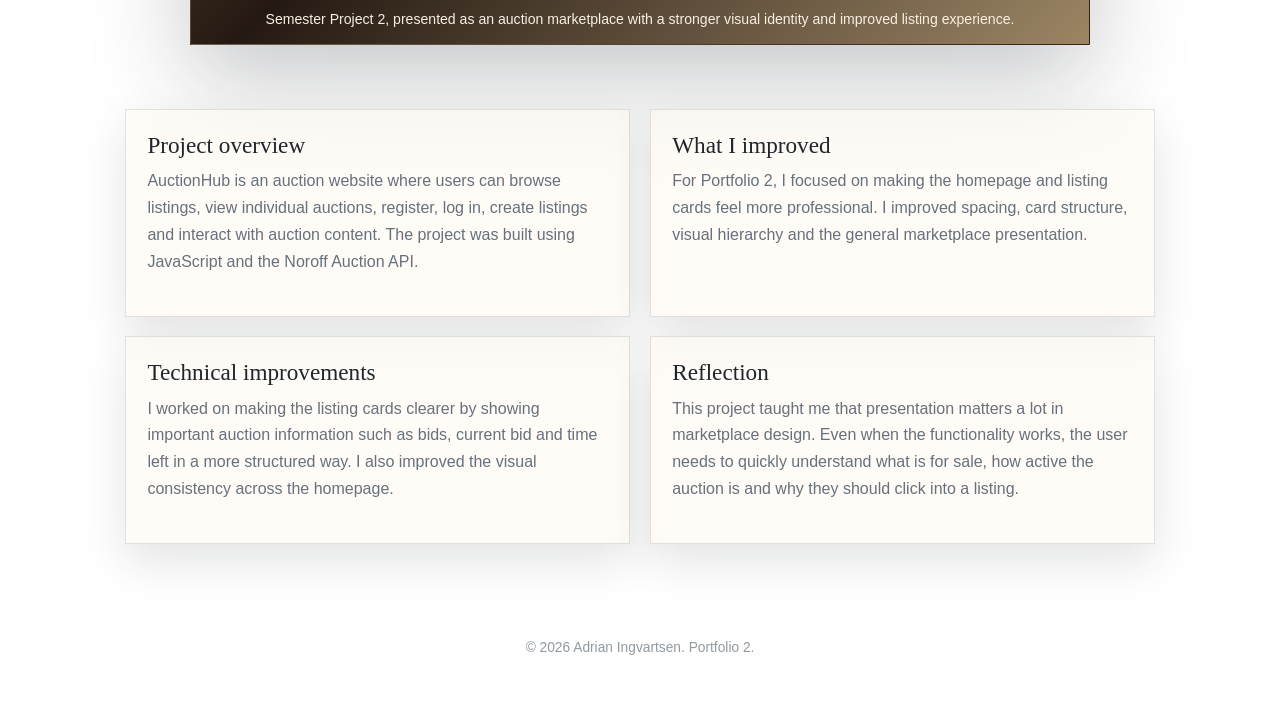
<file: semester-project-2.html>
<!DOCTYPE html>
<html lang="en">
<head>
  <meta charset="UTF-8">
  <meta name="viewport" content="width=device-width, initial-scale=1.0">
  <title>Semester Project 2 | Adrian's Frontend Gallery</title>
  <meta name="description" content="Semester Project 2 project article for Portfolio 2, presenting AuctionHub and the improvements made to the project.">
  <link rel="stylesheet" href="styles.css">
</head>
<body>
  <header class="site-header">
    <a href="index.html" class="monogram" aria-label="Home">A</a>

    <nav class="main-nav" aria-label="Main navigation">
      <a href="index.html">Home</a>
      <a href="projects.html" class="active">Projects</a>
      <a href="skills.html">Skills</a>
      <a href="about.html">About</a>
    </nav>

    <a href="https://github.com/adring93/semester-project-2" class="github-link" target="_blank" rel="noopener">
      GitHub
    </a>
  </header>

  <main>
    <article class="project-article">
      <a href="projects.html" class="back-link">← Back to projects</a>

      <section class="article-hero">
        <p class="eyebrow">Gallery piece 03</p>
        <h1>Semester Project 2</h1>
        <p class="article-lead">
          AuctionHub is an auction marketplace project built with HTML, CSS and JavaScript, using the Noroff Auction API. For Portfolio 2, I improved the visual presentation, listing cards and overall marketplace feel.
        </p>

        <div class="article-actions">
          <a href="https://auctionshub.netlify.app/" target="_blank" rel="noopener">Live Site</a>
          <a href="https://github.com/adring93/semester-project-2#readme" target="_blank" rel="noopener">GitHub README</a>
          <button type="button" class="copy-link-button" data-copy-link>Copy Link</button>
        </div>
      </section>

      <figure class="article-frame">
        <div class="article-artwork artwork-image">
          <img src="thumbnails/semester-project-2.png.png" alt="Screenshot of the AuctionHub Semester Project 2 project">
          <span class="artwork-label">AuctionHub</span>
        </div>
        <figcaption>
          Semester Project 2, presented as an auction marketplace with a stronger visual identity and improved listing experience.
        </figcaption>
      </figure>

      <section class="article-grid">
        <div class="article-panel">
          <h2>Project overview</h2>
          <p>
            AuctionHub is an auction website where users can browse listings, view individual auctions, register, log in, create listings and interact with auction content. The project was built using JavaScript and the Noroff Auction API.
          </p>
        </div>

        <div class="article-panel">
          <h2>What I improved</h2>
          <p>
            For Portfolio 2, I focused on making the homepage and listing cards feel more professional. I improved spacing, card structure, visual hierarchy and the general marketplace presentation.
          </p>
        </div>

        <div class="article-panel">
          <h2>Technical improvements</h2>
          <p>
            I worked on making the listing cards clearer by showing important auction information such as bids, current bid and time left in a more structured way. I also improved the visual consistency across the homepage.
          </p>
        </div>

        <div class="article-panel">
          <h2>Reflection</h2>
          <p>
            This project taught me that presentation matters a lot in marketplace design. Even when the functionality works, the user needs to quickly understand what is for sale, how active the auction is and why they should click into a listing.
          </p>
        </div>
      </section>
    </article>
  </main>

  <footer>
    <p>© 2026 Adrian Ingvartsen. Portfolio 2.</p>
  </footer>

  <script src="script.js"></script>
</body>
</html>
</file>
<file: styles.css>
:root {
  --wall: #eee4d6;
  --wall-light: #fbf6ee;
  --paper: #f8f1e7;
  --text: #1f252b;
  --muted: #66717d;
  --accent: #1f3f63;
  --black: #11161c;
  --white: #ffffff;
  --line: rgba(31, 37, 43, 0.14);
  --shadow-soft: 0 18px 42px rgba(31, 37, 43, 0.12);
  --shadow-heavy: 0 34px 90px rgba(31, 37, 43, 0.25);
  --max: 1240px;
  --sans: Arial, Helvetica, sans-serif;
  --serif: Georgia, "Times New Roman", serif;
}

* {
  box-sizing: border-box;
  margin: 0;
  padding: 0;
}

html {
  scroll-behavior: smooth;
}

body {
  min-height: 100vh;
  color: var(--text);
  font-family: var(--serif);
  background:
    linear-gradient(rgba(251, 246, 238, 0.55), rgba(238, 228, 214, 0.62)),
    url("thumbnails/gallery-page-bg.png");
  background-size: cover;
  background-position: center top;
  background-attachment: fixed;
  overflow-x: hidden;
}

body::before {
  content: "";
  position: fixed;
  inset: 0;
  z-index: -1;
  background: rgba(255, 249, 241, 0.08);
  backdrop-filter: blur(1px);
  pointer-events: none;
}

a {
  color: inherit;
}

img {
  display: block;
  max-width: 100%;
}

button,
a {
  -webkit-tap-highlight-color: transparent;
}

button {
  font: inherit;
}

.site-header {
  position: sticky;
  top: 0;
  z-index: 80;
  display: grid;
  grid-template-columns: auto 1fr auto;
  align-items: center;
  gap: 1rem;
  max-width: var(--max);
  margin: 0 auto;
  padding: 1rem 1.35rem;
  font-family: var(--sans);
}

.site-header::before {
  content: "";
  position: absolute;
  inset: 0 1rem;
  z-index: -1;
  background: rgba(250, 245, 237, 0.62);
  border: 1px solid rgba(31, 37, 43, 0.08);
  backdrop-filter: blur(18px);
  box-shadow: 0 12px 30px rgba(31, 37, 43, 0.06);
}

.hero-header {
  position: absolute;
  left: 50%;
  top: 0;
  width: min(100%, 1440px);
  transform: translateX(-50%);
}

.hero-header::before {
  background: rgba(250, 245, 237, 0.18);
  border-color: rgba(31, 37, 43, 0.04);
  box-shadow: none;
}

.monogram {
  display: grid;
  place-items: center;
  width: 3.1rem;
  height: 3.1rem;
  border: 1px solid rgba(31, 37, 43, 0.42);
  color: var(--text);
  background: rgba(255, 249, 241, 0.48);
  font-family: var(--serif);
  font-size: 1.75rem;
  text-decoration: none;
  box-shadow: 0 8px 20px rgba(31, 37, 43, 0.08);
}

.main-nav {
  display: flex;
  justify-content: center;
  align-items: center;
  gap: 2rem;
  font-size: 0.92rem;
}

.main-nav a,
.github-link {
  position: relative;
  color: var(--text);
  text-decoration: none;
  opacity: 0.76;
}

.main-nav a::after {
  content: "";
  position: absolute;
  left: 0;
  right: 0;
  bottom: -0.45rem;
  height: 1px;
  background: var(--accent);
  transform: scaleX(0);
  transform-origin: center;
  transition: transform 160ms ease;
}

.main-nav a:hover,
.main-nav a.active,
.github-link:hover {
  color: var(--accent);
  opacity: 1;
}

.main-nav a:hover::after,
.main-nav a.active::after {
  transform: scaleX(1);
}

.github-link {
  display: inline-flex;
  align-items: center;
  gap: 0.45rem;
  font-family: var(--sans);
}

.github-link::before {
  content: "";
  width: 1.25rem;
  height: 1.25rem;
  display: inline-block;
  background: currentColor;
  mask: url("data:image/svg+xml,%3Csvg viewBox='0 0 24 24' xmlns='http://www.w3.org/2000/svg'%3E%3Cpath d='M12 .5C5.65.5.5 5.65.5 12a11.5 11.5 0 0 0 7.86 10.92c.58.1.79-.25.79-.56v-2.15c-3.2.69-3.88-1.35-3.88-1.35-.53-1.34-1.28-1.7-1.28-1.7-1.05-.72.08-.7.08-.7 1.15.08 1.76 1.18 1.76 1.18 1.03 1.76 2.7 1.25 3.36.95.1-.75.4-1.25.73-1.53-2.56-.29-5.24-1.28-5.24-5.71 0-1.26.45-2.29 1.18-3.1-.12-.29-.51-1.47.11-3.05 0 0 .97-.31 3.17 1.18a10.98 10.98 0 0 1 5.77 0c2.2-1.49 3.17-1.18 3.17-1.18.62 1.58.23 2.76.11 3.05.73.81 1.18 1.84 1.18 3.1 0 4.44-2.69 5.41-5.26 5.7.42.36.79 1.05.79 2.13v3.16c0 .31.21.67.8.56A11.5 11.5 0 0 0 23.5 12C23.5 5.65 18.35.5 12 .5Z'/%3E%3C/svg%3E") center / contain no-repeat;
}

.hero-scene {
  position: relative;
  min-height: 100vh;
  background: var(--wall);
  overflow: hidden;
}

.hero-image-stage {
  position: relative;
  width: 100vw;
  margin-left: calc(50% - 50vw);
  overflow: hidden;
  background: var(--wall);
}

.hero-gallery-image {
  width: 100vw;
  max-width: none;
  height: auto;
  display: block;
}

.hero-title-card {
  position: absolute;
  left: 50%;
  top: 10.8%;
  z-index: 12;
  width: min(92vw, 900px);
  transform: translateX(-50%);
  text-align: center;
}

.hero-title-card p {
  margin-bottom: 0.55rem;
  color: var(--accent);
  font-family: var(--sans);
  font-size: 0.72rem;
  font-weight: 700;
  letter-spacing: 0.18em;
  text-transform: uppercase;
}

.hero-title-card h1 {
  color: #1e242a;
  font-family: var(--serif);
  font-size: clamp(3rem, 4.65vw, 4.95rem);
  font-weight: 400;
  line-height: 0.92;
  letter-spacing: -0.06em;
  text-shadow: 0 8px 28px rgba(255, 255, 255, 0.52);
}

.hero-click {
  position: absolute;
  z-index: 20;
  display: block;
  border: none;
  border-radius: 0.4rem;
  outline: none;
  background: transparent;
  box-shadow: none;
  text-decoration: none;
  cursor: pointer;
}

.hero-click:hover,
.hero-click:focus,
.hero-click:focus-visible,
.hero-click:active {
  border: none;
  outline: none;
  background: transparent;
  box-shadow: none;
}

.hero-click-css {
  left: 7.2%;
  top: 29.2%;
  width: 25.4%;
  height: 47.4%;
}

.hero-click-sp2 {
  left: 36.5%;
  top: 29.2%;
  width: 27.2%;
  height: 47.4%;
}

.hero-click-js {
  left: 67.4%;
  top: 29.2%;
  width: 25.8%;
  height: 47.4%;
}

.hero-frame-label {
  position: absolute;
  z-index: 19;
  width: 8.7rem;
  height: 1.65rem;
  display: flex;
  align-items: center;
  justify-content: center;
  gap: 0.3rem;
  text-align: center;
  color: rgba(36, 25, 18, 0.72);
  background: rgba(238, 224, 190, 0.5);
  border: 1px solid rgba(70, 49, 25, 0.12);
  box-shadow: 0 5px 12px rgba(31, 37, 43, 0.05);
  font-family: var(--sans);
  pointer-events: none;
  backdrop-filter: blur(4px);
}

.hero-frame-label span {
  display: inline-block;
  font-size: 0.48rem;
  letter-spacing: 0.1em;
  opacity: 0.45;
}

.hero-frame-label strong {
  display: inline-block;
  font-size: 0.52rem;
  font-weight: 700;
  letter-spacing: 0.08em;
  text-transform: uppercase;
  white-space: nowrap;
}

.hero-label-css {
  left: 22.55%;
  top: 76.65%;
  transform: translateX(-50%);
}

.hero-label-sp2 {
  left: 50%;
  top: 76.65%;
  transform: translateX(-50%);
}

.hero-label-js {
  left: 77.7%;
  top: 76.65%;
  transform: translateX(-50%);
}

.hero-scroll-pill {
  position: absolute;
  left: 2rem;
  bottom: 2rem;
  z-index: 22;
  display: inline-flex;
  align-items: center;
  gap: 0.85rem;
  padding: 0.86rem 1.15rem;
  border-radius: 999px;
  color: #1f252b;
  background: rgba(255, 249, 241, 0.72);
  border: 1px solid rgba(31, 37, 43, 0.12);
  box-shadow: 0 20px 44px rgba(31, 37, 43, 0.16);
  backdrop-filter: blur(14px);
  font-family: var(--sans);
  font-size: 0.95rem;
  text-decoration: none;
}

.hero-scroll-circle {
  display: grid;
  place-items: center;
  width: 3rem;
  height: 3rem;
  border-radius: 999px;
  color: var(--white);
  background: #11161c;
}

.hero-scroll-arrow {
  color: rgba(31, 37, 43, 0.68);
  font-size: 1.1rem;
}

.hero-quote-card {
  position: absolute;
  right: 2rem;
  bottom: 2rem;
  z-index: 21;
  width: 17.5rem;
  padding: 1.15rem 1.25rem 1rem;
  border-radius: 1.15rem;
  color: var(--white);
  background: rgba(17, 22, 28, 0.58);
  border: 1px solid rgba(255, 255, 255, 0.12);
  box-shadow: 0 22px 44px rgba(31, 37, 43, 0.24);
  backdrop-filter: blur(18px);
}

.hero-quote-card p {
  margin-bottom: 0.7rem;
  font-size: 1rem;
  line-height: 1.45;
}

.hero-quote-card span {
  display: block;
  color: rgba(255, 255, 255, 0.76);
  font-family: var(--sans);
  font-size: 0.86rem;
}

.eyebrow {
  margin-bottom: 0.75rem;
  color: var(--accent);
  font-family: var(--sans);
  font-size: 0.76rem;
  font-weight: 700;
  letter-spacing: 0.17em;
  text-transform: uppercase;
}

.home-intro-panel,
.article-hero {
  max-width: 980px;
  margin: 5rem auto 0;
  padding: 2.4rem 1.4rem;
  text-align: center;
  background: rgba(255, 249, 241, 0.56);
  border: 1px solid rgba(31, 37, 43, 0.1);
  box-shadow: var(--shadow-soft);
  backdrop-filter: blur(9px);
}

.home-intro-panel h1,
.article-hero h1 {
  max-width: 840px;
  margin: 0 auto 1rem;
  font-size: clamp(2.6rem, 5.4vw, 5.4rem);
  font-weight: 400;
  line-height: 0.98;
  letter-spacing: -0.05em;
}

.home-intro-panel p,
.article-lead {
  max-width: 720px;
  margin: 0 auto;
  color: var(--muted);
  font-family: var(--sans);
  font-size: 1rem;
  line-height: 1.78;
}

.home-intro-actions,
.article-actions,
.contact-links {
  display: flex;
  justify-content: center;
  gap: 1rem;
  margin-top: 1.6rem;
  flex-wrap: wrap;
}

.museum-button,
.article-actions a,
.article-actions button {
  display: inline-flex;
  align-items: center;
  justify-content: center;
  padding: 0.78rem 1.15rem;
  border: 1px solid rgba(31, 37, 43, 0.28);
  color: var(--text);
  background: rgba(255, 249, 241, 0.45);
  font-family: var(--sans);
  font-size: 0.95rem;
  text-decoration: none;
  cursor: pointer;
  transition: background 160ms ease, color 160ms ease, border-color 160ms ease, transform 160ms ease;
}

.museum-button:hover,
.article-actions a:hover,
.article-actions button:hover {
  background: var(--black);
  border-color: var(--black);
  color: var(--white);
  transform: translateY(-1px);
}

.home-showcase-grid,
.skills-grid,
.small-gallery-grid,
.article-grid {
  max-width: var(--max);
  margin: 4rem auto 0;
  padding: 0 1.4rem;
  display: grid;
  gap: 1.2rem;
}

.home-showcase-grid,
.skills-grid,
.small-gallery-grid {
  grid-template-columns: repeat(3, minmax(0, 1fr));
}

.article-grid {
  grid-template-columns: repeat(2, minmax(0, 1fr));
}

.home-showcase-grid article,
.skill-card,
.small-piece,
.article-panel,
.process-list article,
.about-highlight {
  background: rgba(255, 249, 241, 0.6);
  border: 1px solid rgba(31, 37, 43, 0.12);
  box-shadow: var(--shadow-soft);
  backdrop-filter: blur(9px);
}

.home-showcase-grid article,
.skill-card,
.article-panel,
.process-list article {
  padding: 1.35rem;
}

.home-showcase-grid span,
.process-list span {
  display: inline-block;
  margin-bottom: 0.8rem;
  color: var(--accent);
  font-family: var(--sans);
  font-size: 0.75rem;
  font-weight: 700;
  letter-spacing: 0.14em;
}

.home-showcase-grid h2,
.skill-card h3,
.small-piece h3,
.article-panel h2,
.process-list h3 {
  margin-bottom: 0.6rem;
  font-size: 1.45rem;
  font-weight: 400;
}

.home-showcase-grid p,
.skill-card p,
.small-piece p,
.article-panel p,
.process-list p {
  color: var(--muted);
  font-family: var(--sans);
  line-height: 1.68;
}

.home-showcase-grid a,
.mini-links a {
  display: inline-flex;
  margin-top: 1rem;
  color: var(--accent);
  font-family: var(--sans);
  font-weight: 700;
  text-decoration: none;
}

.home-showcase-grid a:hover,
.mini-links a:hover {
  text-decoration: underline;
}

.home-skills-preview,
.process-section,
.about-highlight {
  max-width: var(--max);
  margin: 5rem auto 0;
  padding: 2.3rem 1.4rem;
  display: grid;
  grid-template-columns: 0.85fr 1.15fr;
  gap: 2rem;
  align-items: center;
  background: rgba(255, 249, 241, 0.54);
  border-top: 1px solid var(--line);
  border-bottom: 1px solid var(--line);
  backdrop-filter: blur(9px);
}

.home-skills-preview h2,
.process-section h2,
.about-highlight h2,
.section-heading h2 {
  font-size: clamp(2.2rem, 5vw, 4.2rem);
  font-weight: 400;
  line-height: 1;
  letter-spacing: -0.045em;
}

.home-skills-preview p,
.about-highlight p:last-child,
.section-heading p {
  color: var(--muted);
  font-family: var(--sans);
  line-height: 1.78;
}

.section-heading {
  max-width: 820px;
  margin: 0 auto 2rem;
  padding: 0 1.4rem;
  text-align: center;
}

.extended-gallery,
.skills-section {
  max-width: var(--max);
  margin: 5rem auto 0;
}

.gallery-wall {
  position: relative;
  max-width: 1320px;
  margin: 4rem auto 0;
  padding: 0 1.4rem 3rem;
  display: grid;
  grid-template-columns: repeat(3, minmax(0, 1fr));
  gap: 3rem;
}

.gallery-wall .section-heading {
  grid-column: 1 / -1;
}

.gallery-piece {
  text-align: center;
}

.frame-link {
  display: block;
  text-decoration: none;
}

.frame {
  position: relative;
  padding: 1.05rem;
  background: linear-gradient(135deg, #d0b98e, #6d543b 30%, #241912 55%, #9b8564);
  border: 1px solid rgba(47, 36, 25, 0.58);
  box-shadow: var(--shadow-heavy);
  transition: transform 180ms ease, box-shadow 180ms ease;
}

.frame:hover {
  transform: translateY(-6px);
  box-shadow: 0 38px 90px rgba(31, 37, 43, 0.28);
}

.frame::before {
  content: "";
  position: absolute;
  inset: 0.35rem;
  border: 1px solid rgba(255, 255, 255, 0.28);
  pointer-events: none;
}

.artwork,
.article-artwork,
.small-frame {
  display: grid;
  place-items: center;
  overflow: hidden;
  background: #11161c;
  border: 14px solid #efe8db;
  box-shadow: inset 0 0 0 1px rgba(31, 37, 43, 0.12);
}

.artwork {
  min-height: 238px;
}

.article-artwork {
  min-height: 410px;
}

.artwork-image {
  position: relative;
  padding: 0;
}

.artwork-image img {
  width: 100%;
  height: 100%;
  min-height: inherit;
  object-fit: cover;
  filter: saturate(0.94) contrast(1.02);
}

.artwork-image::after {
  content: "";
  position: absolute;
  inset: 0;
  pointer-events: none;
  background:
    linear-gradient(180deg, rgba(255, 255, 255, 0.08), transparent 35%),
    linear-gradient(0deg, rgba(0, 0, 0, 0.16), transparent 45%);
}

.artwork-label,
.small-frame span {
  position: absolute;
  left: 50%;
  bottom: 1rem;
  z-index: 2;
  transform: translateX(-50%);
  padding: 0.75rem 0.95rem;
  color: var(--white);
  background: rgba(17, 22, 28, 0.66);
  border: 1px solid rgba(255, 255, 255, 0.2);
  backdrop-filter: blur(8px);
  font-family: var(--sans);
  font-size: 0.9rem;
  font-weight: 700;
  letter-spacing: 0.08em;
  text-transform: uppercase;
  white-space: nowrap;
}

.plaque {
  position: absolute;
  left: 50%;
  bottom: -1.1rem;
  z-index: 3;
  min-width: 4.2rem;
  transform: translateX(-50%);
  padding: 0.42rem 0.7rem;
  color: #241912;
  background: linear-gradient(180deg, #dbc797, #a58b61);
  border: 1px solid rgba(70, 49, 25, 0.45);
  box-shadow: 0 8px 18px rgba(31, 37, 43, 0.14);
  font-size: 0.82rem;
}

.piece-info {
  padding: 2.1rem 0.8rem 0;
}

.piece-kicker {
  display: none;
}

.piece-info h3 {
  margin-bottom: 0.65rem;
  font-size: clamp(1.5rem, 3vw, 2rem);
  font-weight: 400;
}

.piece-info p {
  color: var(--muted);
  font-family: var(--sans);
  line-height: 1.6;
}

.view-link {
  display: inline-flex;
  gap: 0.5rem;
  align-items: center;
  margin-top: 1rem;
  padding-bottom: 0.25rem;
  border-bottom: 2px solid rgba(31, 63, 99, 0.75);
  color: var(--text);
  font-family: var(--sans);
  font-weight: 600;
  text-decoration: none;
}

.view-link:hover {
  color: var(--accent);
  border-bottom-color: var(--accent);
}

.small-piece {
  display: grid;
  grid-template-columns: 8rem 1fr;
  gap: 1rem;
  align-items: center;
  padding: 1rem;
}

.small-frame {
  position: relative;
  min-height: 7.5rem;
  border-width: 0.55rem;
  box-shadow:
    0 0 0 0.35rem #745d42,
    0 14px 30px rgba(31, 37, 43, 0.14);
}

.small-frame span {
  position: static;
  transform: none;
  font-size: 0.72rem;
}

.artwork-css,
.artwork-holidaze {
  background: linear-gradient(135deg, #27485f, #d9e4ea);
}

.artwork-js,
.artwork-js2 {
  background: linear-gradient(135deg, #111827, #312e81);
}

.artwork-sp2 {
  background: linear-gradient(135deg, #edf3ff, #ffffff);
}

.artwork-agency {
  background: linear-gradient(135deg, #f59e0b, #fff7ed);
}

.artwork-gutwell {
  background: linear-gradient(135deg, #103e28, #ff7f32);
}

.artwork-workflow {
  background: linear-gradient(135deg, #111827, #e5e7eb);
}

.artwork-rootrise {
  background: linear-gradient(135deg, #46614f, #f4efe6);
}

.project-article {
  max-width: 1120px;
  margin: 2rem auto 0;
  padding: 0 1.4rem 4rem;
}

.back-link {
  display: inline-flex;
  margin-bottom: 2rem;
  color: var(--accent);
  font-family: var(--sans);
  font-size: 0.92rem;
  text-decoration: none;
}

.back-link:hover {
  text-decoration: underline;
}

.divider {
  width: 12rem;
  height: 1px;
  margin: 1.8rem auto;
  background: linear-gradient(90deg, transparent, rgba(31, 37, 43, 0.52), transparent);
}

.divider::after {
  content: "✦";
  display: block;
  width: 2rem;
  margin: -0.78rem auto 0;
  color: rgba(31, 37, 43, 0.48);
  background: var(--wall-light);
  font-size: 0.9rem;
}

.article-frame {
  max-width: 900px;
  margin: 3rem auto;
  padding: 1.05rem;
  background: linear-gradient(135deg, #d0b98e, #6d543b 30%, #241912 55%, #9b8564);
  border: 1px solid rgba(47, 36, 25, 0.58);
  box-shadow: var(--shadow-heavy);
}

.article-frame figcaption {
  padding: 1rem 0.5rem 0;
  color: #f8f0e5;
  font-family: var(--sans);
  font-size: 0.88rem;
  text-align: center;
}

.article-panel {
  min-height: 13rem;
}

.skills-hero {
  margin-top: 4rem;
}

.skill-card {
  position: relative;
  min-height: 12rem;
  overflow: hidden;
}

.skill-card::before {
  content: "";
  position: absolute;
  left: 1.35rem;
  top: 0;
  width: 3.4rem;
  height: 0.26rem;
  background: var(--accent);
}

.process-section {
  align-items: start;
}

.process-list {
  display: grid;
  gap: 1rem;
}

.contact-card {
  max-width: 820px;
  margin: 5rem auto 2rem;
  padding: 2.2rem;
  color: var(--white);
  background:
    radial-gradient(circle at 95% 12%, rgba(72, 111, 159, 0.42), transparent 14rem),
    rgba(17, 22, 28, 0.9);
  border: 1px solid rgba(255, 255, 255, 0.1);
  border-radius: 1.25rem;
  box-shadow: var(--shadow-heavy);
  text-align: center;
  backdrop-filter: blur(14px);
}

.contact-card blockquote {
  font-size: clamp(1.35rem, 3vw, 2.15rem);
  line-height: 1.35;
}

.contact-links a {
  padding: 0.72rem 1.05rem;
  border: 1px solid rgba(255, 255, 255, 0.28);
  color: var(--white);
  font-family: var(--sans);
  text-decoration: none;
}

.contact-links a:hover {
  background: var(--white);
  color: var(--text);
}

.copy-success {
  position: fixed;
  right: 1.25rem;
  bottom: 1.25rem;
  z-index: 100;
  padding: 0.8rem 1rem;
  color: var(--white);
  background: rgba(17, 22, 28, 0.92);
  border-radius: 999px;
  box-shadow: var(--shadow-soft);
  font-family: var(--sans);
  font-size: 0.9rem;
}

.reveal {
  opacity: 0;
  transform: translateY(18px);
  transition: opacity 500ms ease, transform 500ms ease;
}

.reveal.is-visible {
  opacity: 1;
  transform: translateY(0);
}

footer {
  padding: 2rem 1rem 3rem;
  color: rgba(102, 113, 125, 0.72);
  font-family: var(--sans);
  font-size: 0.86rem;
  text-align: center;
}

@media (max-width: 980px) {
  .hero-scene {
    min-height: auto;
  }

  .hero-header {
    position: relative;
    left: auto;
    width: auto;
    transform: none;
  }

  .hero-image-stage {
    min-height: auto;
  }

  .hero-gallery-image {
    width: 150%;
    max-width: none;
    transform: translateX(-17%);
  }

  .hero-title-card,
  .hero-frame-label,
  .hero-quote-card {
    display: none;
  }

  .hero-click {
    display: block;
    position: absolute;
    z-index: 40;
  }

  .hero-click-css {
    left: 0;
    top: 24%;
    width: 34%;
    height: 43%;
  }

  .hero-click-sp2 {
    left: 34%;
    top: 24%;
    width: 33%;
    height: 43%;
  }

  .hero-click-js {
    left: 67%;
    top: 24%;
    width: 33%;
    height: 43%;
  }

  .hero-scroll-pill {
    left: 1rem;
    bottom: 1rem;
    transform: scale(0.82);
    transform-origin: left bottom;
  }

  .home-showcase-grid,
  .skills-grid,
  .small-gallery-grid,
  .article-grid {
    grid-template-columns: 1fr;
  }

  .home-skills-preview,
  .process-section,
  .about-highlight {
    grid-template-columns: 1fr;
  }

  .gallery-wall {
    grid-template-columns: 1fr;
    max-width: 660px;
  }
}

@media (max-width: 720px) {
  .site-header {
    grid-template-columns: auto auto;
  }

  .main-nav {
    order: 3;
    grid-column: 1 / -1;
    justify-content: flex-start;
    gap: 1rem;
    overflow-x: auto;
    padding-bottom: 0.2rem;
  }

  .hero-scroll-pill {
    padding: 0.7rem 0.9rem;
    gap: 0.65rem;
  }

  .hero-scroll-circle {
    width: 2.4rem;
    height: 2.4rem;
  }

  .home-intro-panel,
  .article-hero {
    margin-top: 3rem;
  }

  .home-intro-panel h1,
  .article-hero h1,
  .home-skills-preview h2,
  .process-section h2,
  .about-highlight h2,
  .section-heading h2 {
    font-size: clamp(2.1rem, 10vw, 3.2rem);
  }

  .small-piece {
    grid-template-columns: 1fr;
  }

  .small-frame {
    min-height: 10rem;
  }

  .article-frame {
    padding: 0.75rem;
  }

  .article-artwork {
    min-height: 215px;
    border-width: 11px;
  }

  .contact-card {
    margin-left: 1rem;
    margin-right: 1rem;
  }
}

@media (min-width: 2200px) {
  .hero-scene {
    position: relative;
    min-height: 100vh;
    background:
      linear-gradient(rgba(238, 228, 214, 0.3), rgba(238, 228, 214, 0.3)),
      url("thumbnails/gallery-hero-final.png");
    background-size: cover;
    background-position: center top;
  }

  .hero-scene::before {
    content: "";
    position: absolute;
    inset: 0;
    z-index: 0;
    background: rgba(238, 228, 214, 0.34);
    backdrop-filter: blur(18px);
  }

  .hero-image-stage {
    position: relative;
    z-index: 1;
    width: min(100vw, 2050px);
    margin-left: auto;
    margin-right: auto;
    box-shadow: 0 28px 90px rgba(31, 37, 43, 0.16);
  }

  .hero-gallery-image {
    width: 100%;
    height: auto;
    max-width: none;
    object-fit: unset;
    object-position: unset;
  }

  .hero-title-card h1 {
    font-size: clamp(4rem, 4vw, 5.6rem);
  }

  .home-intro-panel,
  .home-showcase-grid,
  .home-skills-preview,
  .gallery-wall,
  .extended-gallery,
  .skills-section,
  .process-section,
  .about-highlight,
  .project-article {
    max-width: 1240px;
  }
}

@media (min-width: 3000px) {
  .hero-image-stage {
    width: min(100vw, 2150px);
  }

  .hero-title-card {
    top: 9.8%;
  }

  .hero-frame-label {
    transform: translateX(-50%) scale(0.94);
  }
}
</file>
